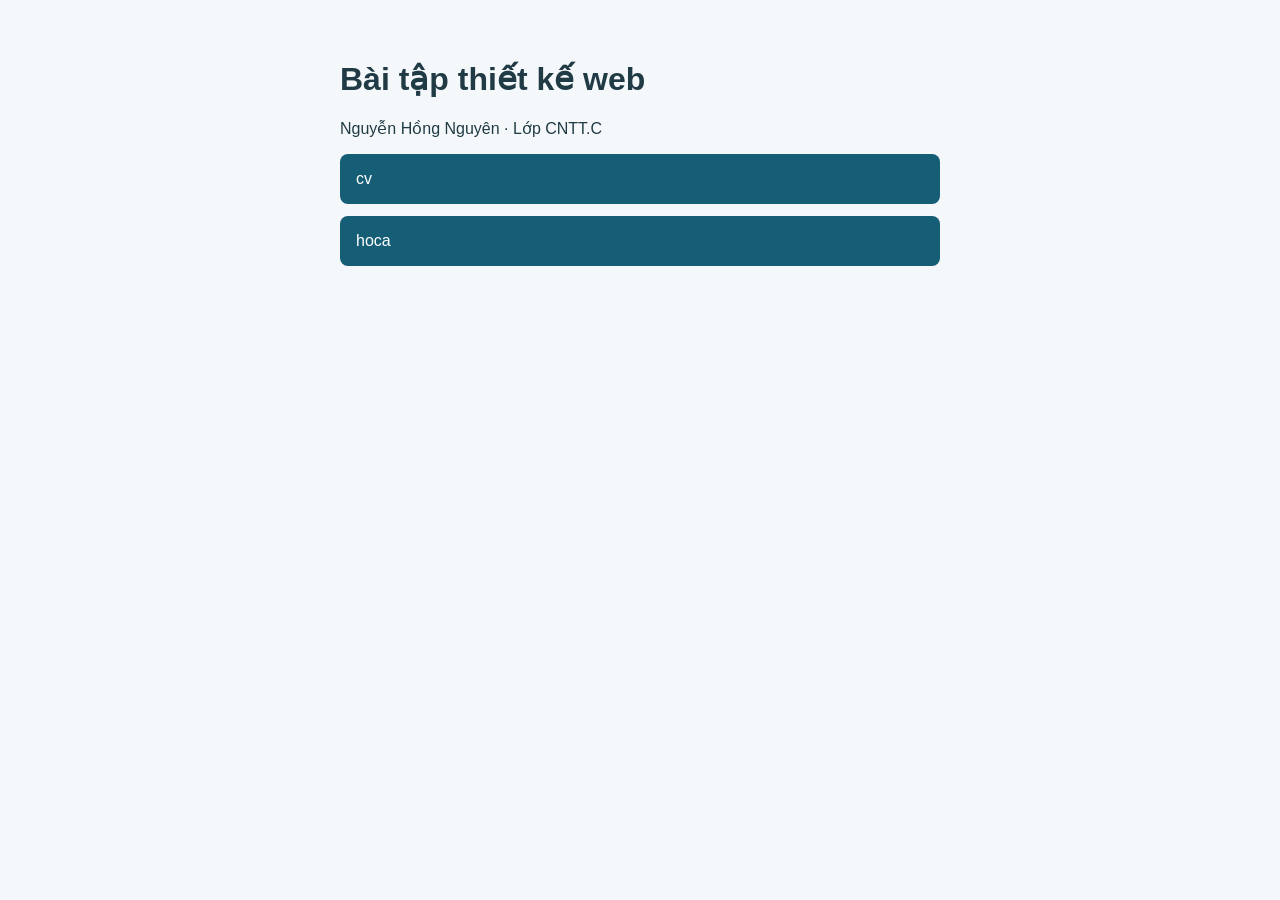
<file: index.html>
<!DOCTYPE html>
<html lang="vi">
<head>
    <meta charset="UTF-8">
    <meta name="viewport" content="width=device-width, initial-scale=1">
    <title>Bài tập thiết kế web | Nguyễn Hồng Nguyên</title>
    <style>
        body {
            max-width: 600px;
            margin: 60px auto;
            padding: 0 20px;
            font-family: Arial, sans-serif;
            background: #f5f8fa;
            color: #203b45;
        }

        nav a {
            display: block;
            margin: 12px 0;
            padding: 16px;
            border-radius: 8px;
            background: #155e75;
            color: white;
            text-decoration: none;
        }

        nav a:hover, nav a:focus {
            background: #0c4659;
            text-decoration: underline;
        }
    </style>
</head>
<body>
    <main>
        <h1>Bài tập thiết kế web</h1>
        <p>Nguyễn Hồng Nguyên · Lớp CNTT.C</p>
        <nav aria-label="Danh sách bài tập">
            <a href="cv nhan/index.html">cv</a>
            <a href="ocean-motion/index.html">hoca</a>
        </nav>
    </main>
</body>
</html>
</file>
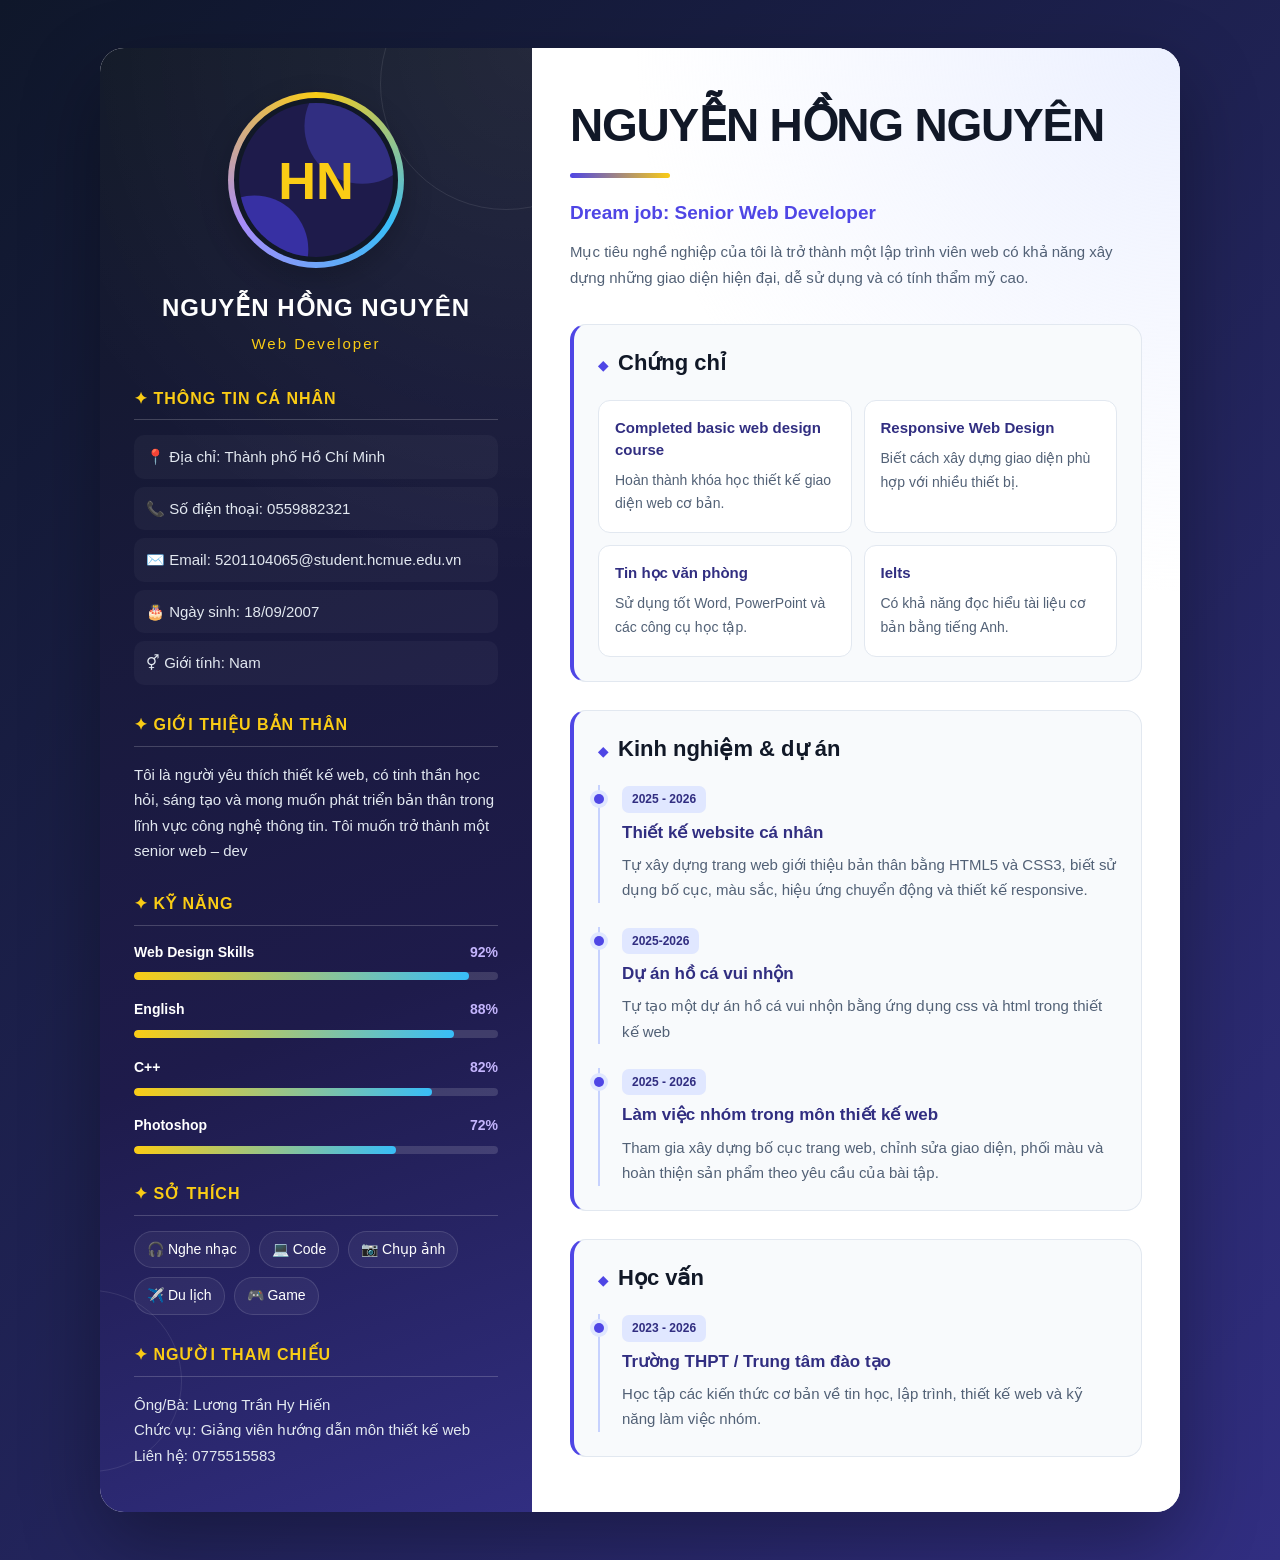
<file: cv nhan/index.html>
<!doctype html>
<html lang="vi">
  <head>
    <meta charset="UTF-8" />
    <meta name="viewport" content="width=device-width, initial-scale=1.0" />
    <title>CV cá nhân</title>
    <link rel="stylesheet" href="style.css" />
  </head>

  <body>
    <main class="cv">
      <aside class="left">
        <div class="avatar-wrap">
          <img src="avatar.svg" alt="Ảnh đại diện mẫu, chữ viết tắt HN" width="176" height="176" />
        </div>

        <div class="mini-name">
          <h2>Nguyễn Hồng Nguyên</h2>
          <p>Web Developer</p>
        </div>

        <section class="section">
          <h3>✦ Thông tin cá nhân</h3>
          <ul class="info-list">
            <li>📍 Địa chỉ: Thành phố Hồ Chí Minh</li>
            <li>📞 Số điện thoại: 0559882321</li>
            <li>✉️ Email: 5201104065@student.hcmue.edu.vn</li>
            <li>🎂 Ngày sinh: 18/09/2007</li>
            <li>⚥ Giới tính: Nam</li>
          </ul>
        </section>

        <section class="section">
          <h3>✦ Giới thiệu bản thân</h3>
          <p>
            Tôi là người yêu thích thiết kế web, có tinh thần học hỏi, sáng tạo
            và mong muốn phát triển bản thân trong lĩnh vực công nghệ thông tin.
            Tôi muốn trở thành một senior web &ndash; dev
          </p>
        </section>

        <section class="section">
          <h3>✦ Kỹ năng</h3>

          <div class="skill">
            <span><b>Web Design Skills</b><b>92%</b></span>
            <div class="bar"><div class="web-design"></div></div>
          </div>

          <div class="skill">
            <span><b>English</b><b>88%</b></span>
            <div class="bar"><div class="english"></div></div>
          </div>

          <div class="skill">
            <span><b>C++</b><b>82%</b></span>
            <div class="bar"><div class="cpp"></div></div>
          </div>

          <div class="skill">
            <span><b>Photoshop</b><b>72%</b></span>
            <div class="bar"><div class="photoshop"></div></div>
          </div>
        </section>

        <section class="section">
          <h3>✦ Sở thích</h3>
          <div class="hobby">
            <span>🎧 Nghe nhạc</span>
            <span>💻 Code</span>
            <span>📷 Chụp ảnh</span>
            <span>✈️ Du lịch</span>
            <span>🎮 Game</span>
          </div>
        </section>

        <section class="section">
          <h3>✦ Người tham chiếu</h3>
          <p>
            Ông/Bà: Lương Trần Hy Hiến<br />
            Chức vụ: Giảng viên hướng dẫn môn thiết kế web<br />
            Liên hệ: 0775515583
          </p>
        </section>
      </aside>

      <section class="right">
        <header class="header">
          <h1>Nguyễn Hồng Nguyên</h1>
          <h2>Dream job: Senior Web Developer</h2>
          <p>
            Mục tiêu nghề nghiệp của tôi là trở thành một lập trình viên web có
            khả năng xây dựng những giao diện hiện đại, dễ sử dụng và có tính
            thẩm mỹ cao.
          </p>
        </header>

        <section class="main-section">
          <h3>Chứng chỉ</h3>

          <div class="certificate-list">
            <div class="certificate">
              <strong>Completed basic web design course</strong>
              <p>Hoàn thành khóa học thiết kế giao diện web cơ bản.</p>
            </div>

            <div class="certificate">
              <strong>Responsive Web Design</strong>
              <p>Biết cách xây dựng giao diện phù hợp với nhiều thiết bị.</p>
            </div>

            <div class="certificate">
              <strong>Tin học văn phòng</strong>
              <p>Sử dụng tốt Word, PowerPoint và các công cụ học tập.</p>
            </div>

            <div class="certificate">
              <strong>Ielts</strong>
              <p>Có khả năng đọc hiểu tài liệu cơ bản bằng tiếng Anh.</p>
            </div>
          </div>
        </section>

        <section class="main-section">
          <h3>Kinh nghiệm &amp; dự án</h3>

          <div class="item">
            <span class="time">2025 - 2026</span>
            <h4>Thiết kế website cá nhân</h4>
            <p>
              Tự xây dựng trang web giới thiệu bản thân bằng HTML5 và CSS3, biết
              sử dụng bố cục, màu sắc, hiệu ứng chuyển động và thiết kế
              responsive.
            </p>
          </div>

          <div class="item">
            <span class="time">2025-2026</span>
            <h4>Dự án hồ cá vui nhộn</h4>
            <p>
              Tự tạo một dự án hồ cá vui nhộn bằng ứng dụng css và html trong
              thiết kế web
            </p>
          </div>

          <div class="item">
            <span class="time">2025 - 2026</span>
            <h4>Làm việc nhóm trong môn thiết kế web</h4>
            <p>
              Tham gia xây dựng bố cục trang web, chỉnh sửa giao diện, phối màu
              và hoàn thiện sản phẩm theo yêu cầu của bài tập.
            </p>
          </div>
        </section>

        <section class="main-section">
          <h3>Học vấn</h3>

          <div class="item">
            <span class="time">2023 - 2026</span>
            <h4>Trường THPT / Trung tâm đào tạo</h4>
            <p>
              Học tập các kiến thức cơ bản về tin học, lập trình, thiết kế web
              và kỹ năng làm việc nhóm.
            </p>
          </div>
        </section>
      </section>
    </main>
  </body>
</html>
</file>
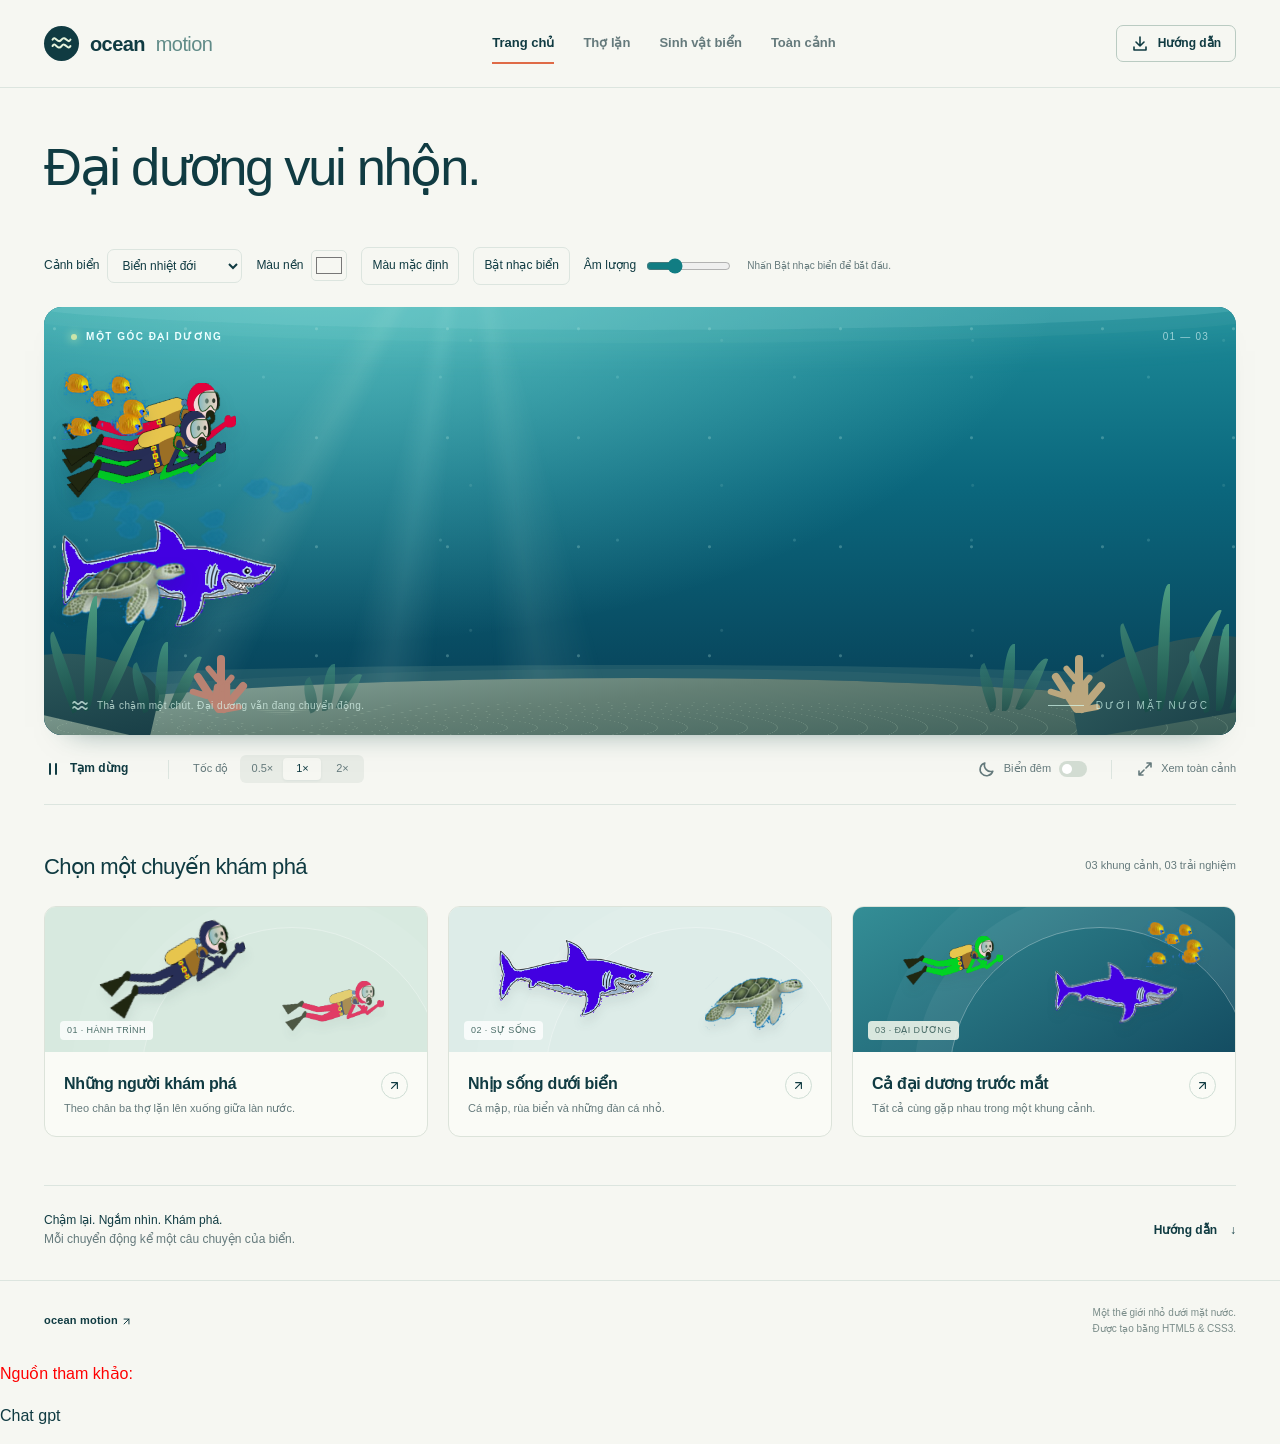
<file: ocean-motion/index.html>
<!doctype html>
<html lang="vi">
  <head>
    <meta charset="UTF-8" />
    <meta name="viewport" content="width=device-width, initial-scale=1.0" />
    <meta
      name="description"
      content="Theo chân những thợ lặn, bơi cùng rùa biển và ngắm đàn cá. Một thế giới nhỏ, luôn chuyển động, ngay trước mắt bạn."
    />
    <meta name="theme-color" content="#103b42" />
    <title>Thế giới dưới mặt nước | Ocean Motion</title>
    <link rel="icon" href="assets/favicon.svg?v=2" type="image/svg+xml" />
    <link rel="stylesheet" href="style.css" />
    <link rel="stylesheet" href="ambience.css" />
  </head>
  <body class="home">
    <a class="skip-link" href="#noi-dung">Đến nội dung chính</a>
    <header class="site-header">
      <div class="wrap header-inner">
        <a class="brand" href="index.html" aria-label="Ocean Motion — Trang chủ"
          ><span class="brand-mark"
            ><svg class="icon" viewBox="0 0 18 18" aria-hidden="true">
              <path
                d="M2 6c2-4 4 4 7 0s5 4 7 0M2 11c2-4 4 4 7 0s5 4 7 0"
              /></svg></span
          >ocean<b>motion</b></a
        >
        <nav class="nav" aria-label="Điều hướng chính">
          <a href="index.html" aria-current="page">Trang chủ</a
          ><a href="tho-lan.html">Thợ lặn</a
          ><a href="sinh-vat-bien.html">Sinh vật biển</a
          ><a href="toan-canh.html">Toàn cảnh</a>
        </nav>
        <a class="header-link" href="HUONG-DAN.md"
          ><svg class="icon" viewBox="0 0 18 18" aria-hidden="true">
            <path d="M9 2v9m-4-4 4 4 4-4M3 12v3h12v-3" />
          </svg>
          Hướng dẫn</a
        >
      </div>
    </header>
    <main id="noi-dung" class="wrap">
      <section class="intro" aria-labelledby="page-title">
        <div>
          <h1 id="page-title">Đại dương vui nhộn.<br /></h1>
        </div>
        <div class="intro-copy"></div>
      </section>
      <section class="ambience" aria-label="Tùy chỉnh đại dương">
        <label
          >Cảnh biển
          <select id="ocean-scene">
            <option value="tropical">Biển nhiệt đới</option>
            <option value="pacific">Thái Bình Dương</option>
            <option value="atlantic">Đại Tây Dương</option>
            <option value="arctic">Bắc Băng Dương</option>
            <option value="reef">Rạn san hô</option>
          </select></label
        >
        <label
          >Màu nền <input id="page-color" type="color" value="#f6f7f2" /></label
        ><button id="reset-color" type="button">Màu mặc định</button>
        <button id="music-toggle" type="button" aria-pressed="false">
          Bật nhạc biển</button
        ><label
          >Âm lượng
          <input
            id="music-volume"
            type="range"
            min="0"
            max="1"
            step="0.05"
            value="0.3"
        /></label>
        <span id="music-status" role="status"
          >Nhạc không lời nhẹ nhàng · Sóng êm</span
        >
        <audio
          id="sea-music"
          src="assets/sea-music.wav"
          autoplay
          loop
          preload="auto"
        ></audio>
      </section>
      <div id="canh-bien">
        <section class="ocean-player" aria-label="Cảnh biển chuyển động">
          <!-- Các input điều khiển cảnh bằng bộ chọn :checked và dấu ~ trong CSS. -->
          <input
            class="control-input"
            type="checkbox"
            id="pause"
            aria-label="Tạm dừng chuyển động"
          />
          <input
            class="control-input"
            type="radio"
            name="speed"
            id="slow"
            aria-label="Tốc độ 0,5 lần"
          />
          <input
            class="control-input"
            type="radio"
            name="speed"
            id="normal"
            aria-label="Tốc độ 1 lần"
            checked
          />
          <input
            class="control-input"
            type="radio"
            name="speed"
            id="fast"
            aria-label="Tốc độ 2 lần"
          />
          <input
            class="control-input"
            type="checkbox"
            id="night"
            aria-label="Bật cảnh biển ban đêm"
          />
          <div class="stage stage--home">
            <div class="sea" aria-hidden="true">
              <div class="rays"></div>
              <div class="water-surface"></div>
            </div>
            <div class="night-wash" aria-hidden="true"></div>
            <div class="stage-top">
              <span class="stage-label"
                ><i class="live-dot"></i>MỘT GÓC ĐẠI DƯƠNG</span
              ><span class="scene-number">01 — 03</span>
            </div>
            <div class="swim-area">
              <div class="lane faint-fish">
                <div class="traveller">
                  <div class="float-body">
                    <img
                      class="sprite"
                      src="assets/faintSchool.webp"
                      alt="Đàn cá xanh ở phía xa"
                      draggable="false"
                    />
                  </div>
                </div>
              </div>
              <div class="lane diver diver-red">
                <div class="traveller">
                  <div class="float-body">
                    <img
                      class="sprite"
                      src="assets/diver2.webp"
                      alt="Thợ lặn mặc đồ đỏ"
                      draggable="false"
                    />
                  </div>
                </div>
              </div>
              <div class="lane diver diver-green">
                <div class="traveller">
                  <div class="float-body">
                    <img
                      class="sprite"
                      src="assets/diver3.webp"
                      alt="Thợ lặn mặc đồ xanh lá"
                      draggable="false"
                    />
                  </div>
                </div>
              </div>
              <div class="lane diver diver-blue">
                <div class="traveller">
                  <div class="float-body">
                    <img
                      class="sprite"
                      src="assets/diver1.webp"
                      alt="Thợ lặn mặc đồ xanh dương"
                      draggable="false"
                    />
                  </div>
                </div>
              </div>
              <div class="lane shark">
                <div class="traveller">
                  <div class="float-body">
                    <img
                      class="sprite"
                      src="assets/shark.webp"
                      alt="Cá mập"
                      draggable="false"
                    />
                  </div>
                </div>
              </div>
              <div class="lane turtle">
                <div class="traveller">
                  <div class="float-body">
                    <img
                      class="sprite"
                      src="assets/turtle.webp"
                      alt="Rùa biển"
                      draggable="false"
                    />
                  </div>
                </div>
              </div>
              <div class="lane gold-fish">
                <div class="traveller">
                  <div class="float-body">
                    <img
                      class="sprite"
                      src="assets/goldFishSchool.webp"
                      alt="Đàn cá vàng"
                      draggable="false"
                    />
                  </div>
                </div>
              </div>
            </div>
            <div class="scenery" aria-hidden="true">
              <div class="sea-floor"></div>
              <div class="sand-ripple"></div>
              <div class="rock one"></div>
              <div class="rock two"></div>
              <div class="seaweed" style="--x: 1%; --h: 115px; --opacity: 1">
                <i></i><i></i><i></i>
              </div>
              <div class="seaweed" style="--x: 7%; --h: 69px; --opacity: 0.8">
                <i></i><i></i><i></i>
              </div>
              <div class="seaweed" style="--x: 21%; --h: 47px; --opacity: 0.55">
                <i></i><i></i><i></i>
              </div>
              <div class="seaweed" style="--x: 78%; --h: 67px; --opacity: 0.7">
                <i></i><i></i><i></i>
              </div>
              <div class="seaweed" style="--x: 91%; --h: 127px; --opacity: 1">
                <i></i><i></i><i></i>
              </div>
              <div class="seaweed" style="--x: 96%; --h: 87px; --opacity: 0.9">
                <i></i><i></i><i></i>
              </div>
              <div class="coral" style="--x: 12%; --coral: #b98272">
                <i></i><i></i><i></i>
              </div>
              <div class="coral" style="--x: 84%; --coral: #bba77e">
                <i></i><i></i><i></i>
              </div>
              <i
                class="bubble"
                style="--x: 7%; --s: 7px; --t: 12s; --delay: -2s"
              ></i
              ><i
                class="bubble"
                style="--x: 15%; --s: 5px; --t: 15s; --delay: -8s"
              ></i
              ><i
                class="bubble"
                style="--x: 24%; --s: 8px; --t: 11s; --delay: -5s"
              ></i
              ><i
                class="bubble"
                style="--x: 31%; --s: 4px; --t: 16s; --delay: -13s"
              ></i
              ><i
                class="bubble"
                style="--x: 42%; --s: 9px; --t: 14s; --delay: -6s"
              ></i
              ><i
                class="bubble"
                style="--x: 49%; --s: 4px; --t: 13s; --delay: -10s"
              ></i
              ><i
                class="bubble"
                style="--x: 58%; --s: 7px; --t: 17s; --delay: -1s"
              ></i
              ><i
                class="bubble"
                style="--x: 64%; --s: 5px; --t: 12s; --delay: -8s"
              ></i
              ><i
                class="bubble"
                style="--x: 75%; --s: 10px; --t: 18s; --delay: -14s"
              ></i
              ><i
                class="bubble"
                style="--x: 82%; --s: 5px; --t: 13s; --delay: -4s"
              ></i
              ><i
                class="bubble"
                style="--x: 89%; --s: 8px; --t: 15s; --delay: -11s"
              ></i
              ><i
                class="bubble"
                style="--x: 94%; --s: 4px; --t: 12s; --delay: -7s"
              ></i>
            </div>
            <div class="stage-bottom">
              <span class="scene-caption"
                ><svg class="icon" viewBox="0 0 18 18" aria-hidden="true">
                  <path
                    d="M2 6c2-4 4 4 7 0s5 4 7 0M2 11c2-4 4 4 7 0s5 4 7 0"
                  /></svg
                >Thả chậm một chút. Đại dương vẫn đang chuyển động.</span
              ><span class="depth">DƯỚI MẶT NƯỚC</span>
            </div>
          </div>
          <div class="player-toolbar">
            <div class="toolbar-left">
              <label class="control-label pause-control" for="pause"
                ><span class="pause-icon"
                  ><svg class="icon" viewBox="0 0 18 18" aria-hidden="true">
                    <path d="M6 4v10M12 4v10" stroke-width="2" /></svg></span
                ><span class="play-icon"
                  ><svg class="icon" viewBox="0 0 18 18" aria-hidden="true">
                    <path d="m6 3 8 6-8 6Z" /></svg></span
                ><span class="pause-word">Tạm dừng</span
                ><span class="resume-word">Tiếp tục</span></label
              >
              <span class="toolbar-divider" aria-hidden="true"></span>
              <div class="speed-controls">
                <span>Tốc độ</span>
                <div
                  class="speed-options"
                  role="group"
                  aria-label="Chọn tốc độ"
                >
                  <label for="slow">0.5×</label><label for="normal">1×</label
                  ><label for="fast">2×</label>
                </div>
              </div>
            </div>
            <div class="toolbar-right">
              <label class="control-label theme-control" for="night"
                ><svg class="icon" viewBox="0 0 18 18" aria-hidden="true">
                  <path
                    d="M14.8 11.2A6.4 6.4 0 0 1 6.8 3a6.5 6.5 0 1 0 8 8.2Z"
                  /></svg
                ><span class="theme-word">Biển đêm</span
                ><span class="switch" aria-hidden="true"></span></label
              ><span class="toolbar-divider" aria-hidden="true"></span
              ><a class="expand-link" href="toan-canh.html"
                ><svg class="icon" viewBox="0 0 18 18" aria-hidden="true">
                  <path d="M11 3h4v4M7 15H3v-4M15 3l-5 5M3 15l5-5" /></svg
                ><span>Xem toàn cảnh</span></a
              >
            </div>
          </div>
          <p class="motion-notice">
            <svg class="icon" viewBox="0 0 18 18" aria-hidden="true">
              <circle cx="9" cy="9" r="6.5" />
              <path d="M9 8v4m0-6h.01" />
            </svg>
            Cảnh đang đứng yên theo cài đặt giảm chuyển động của thiết bị. Tắt
            “Giảm chuyển động” trong cài đặt thiết bị để xem hoạt ảnh.
          </p>
        </section>
      </div>
      <section class="explore" id="kham-pha" aria-labelledby="explore-title">
        <div class="section-heading">
          <h2 id="explore-title">Chọn một chuyến khám phá</h2>
          <span>03 khung cảnh, 03 trải nghiệm</span>
        </div>
        <div class="scene-cards">
          <a class="scene-card" href="tho-lan.html"
            ><div class="card-art divers-art" aria-hidden="true">
              <img src="assets/diver1.webp" alt="" /><img
                src="assets/diver2.webp"
                alt=""
              /><span class="card-tag">01 · HÀNH TRÌNH</span>
            </div>
            <div class="card-body">
              <div class="card-title">
                <h3>Những người khám phá</h3>
                <span aria-hidden="true"
                  ><svg class="icon" viewBox="0 0 18 18">
                    <path d="M5 13 13 5M5 5h8v8" /></svg
                ></span>
              </div>
              <p>Theo chân ba thợ lặn lên xuống giữa làn nước.</p>
            </div></a
          >
          <a class="scene-card" href="sinh-vat-bien.html"
            ><div class="card-art animals-art" aria-hidden="true">
              <img src="assets/shark.webp" alt="" /><img
                src="assets/turtle.webp"
                alt=""
              /><span class="card-tag">02 · SỰ SỐNG</span>
            </div>
            <div class="card-body">
              <div class="card-title">
                <h3>Nhịp sống dưới biển</h3>
                <span aria-hidden="true"
                  ><svg class="icon" viewBox="0 0 18 18">
                    <path d="M5 13 13 5M5 5h8v8" /></svg
                ></span>
              </div>
              <p>Cá mập, rùa biển và những đàn cá nhỏ.</p>
            </div></a
          >
          <a class="scene-card" href="toan-canh.html"
            ><div class="card-art panorama-art" aria-hidden="true">
              <img src="assets/diver3.webp" alt="" /><img
                src="assets/shark.webp"
                alt=""
              /><img src="assets/goldFishSchool.webp" alt="" /><span
                class="card-tag"
                >03 · ĐẠI DƯƠNG</span
              >
            </div>
            <div class="card-body">
              <div class="card-title">
                <h3>Cả đại dương trước mắt</h3>
                <span aria-hidden="true"
                  ><svg class="icon" viewBox="0 0 18 18">
                    <path d="M5 13 13 5M5 5h8v8" /></svg
                ></span>
              </div>
              <p>Tất cả cùng gặp nhau trong một khung cảnh.</p>
            </div></a
          >
        </div>
      </section>
      <div class="closing-line">
        <p>
          <strong>Chậm lại. Ngắm nhìn. Khám phá.</strong><br />Mỗi chuyển động
          kể một câu chuyện của biển.
        </p>
        <a class="text-link" href="HUONG-DAN.md"
          >Hướng dẫn <span aria-hidden="true">↓</span></a
        >
      </div>
    </main>
    <footer class="footer">
      <div class="wrap footer-inner">
        <a class="footer-brand" href="index.html"
          >ocean motion
          <span aria-hidden="true"
            ><svg class="icon" viewBox="0 0 18 18">
              <path d="M5 13 13 5M5 5h8v8" /></svg></span></a
        ><span class="footer-note"
          >Một thế giới nhỏ dưới mặt nước.<br />Được tạo bằng HTML5 &amp;
          CSS3.</span
        >
      </div>
    </footer>
    <p style="color: red";>Nguồn tham khảo:<div><a href="https://chatgpt.com/"> Chat gpt</a></div></p>
    <script src="ambience.js" defer></script>
  </body>
</html>
</file>
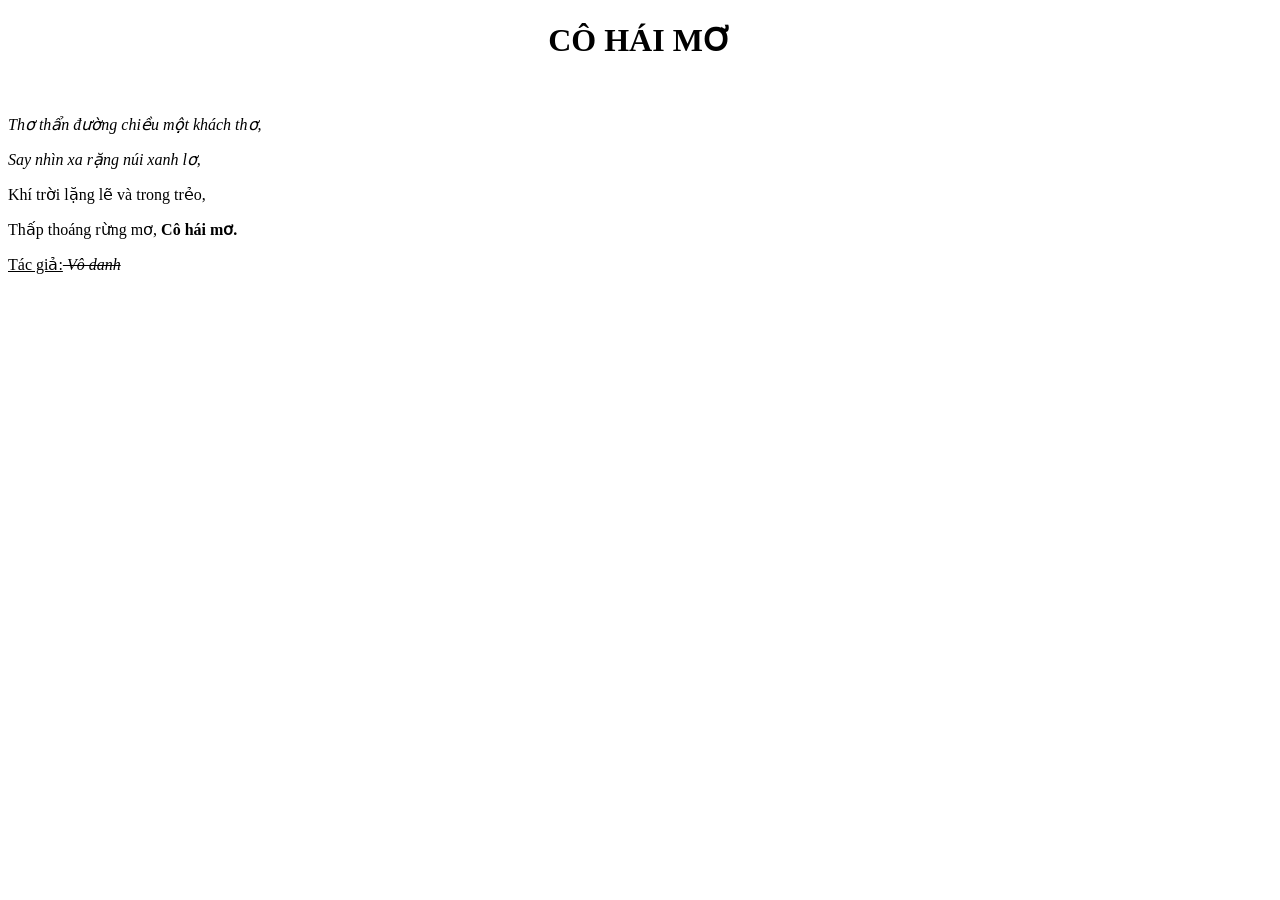
<file: bai2.html>
<!doctype html>
<html lang="vi">
  <head>
    <meta charset="UTF-8" />
    <meta name="viewport" content="width=device-width, initial-scale=1.0" />
    <title>Định dạng tổng hợp</title>
  </head>
  <body>
    <h1 style="text-align: center"><strong>CÔ HÁI MƠ</strong></h1>
    <br />
    <p><i>Thơ thẩn đường chiều một khách thơ,</i></p>
    <p><i>Say nhìn xa rặng núi xanh lơ,</i></p>
    <p>Khí trời lặng lẽ và trong trẻo,</p>
    <p>Thấp thoáng rừng mơ, <b>Cô hái mơ.</b></p>
    <p>
      <u>Tác giả:</u><del><i> Vô danh</i></del>
    </p>
  </body>
</html>
</file>
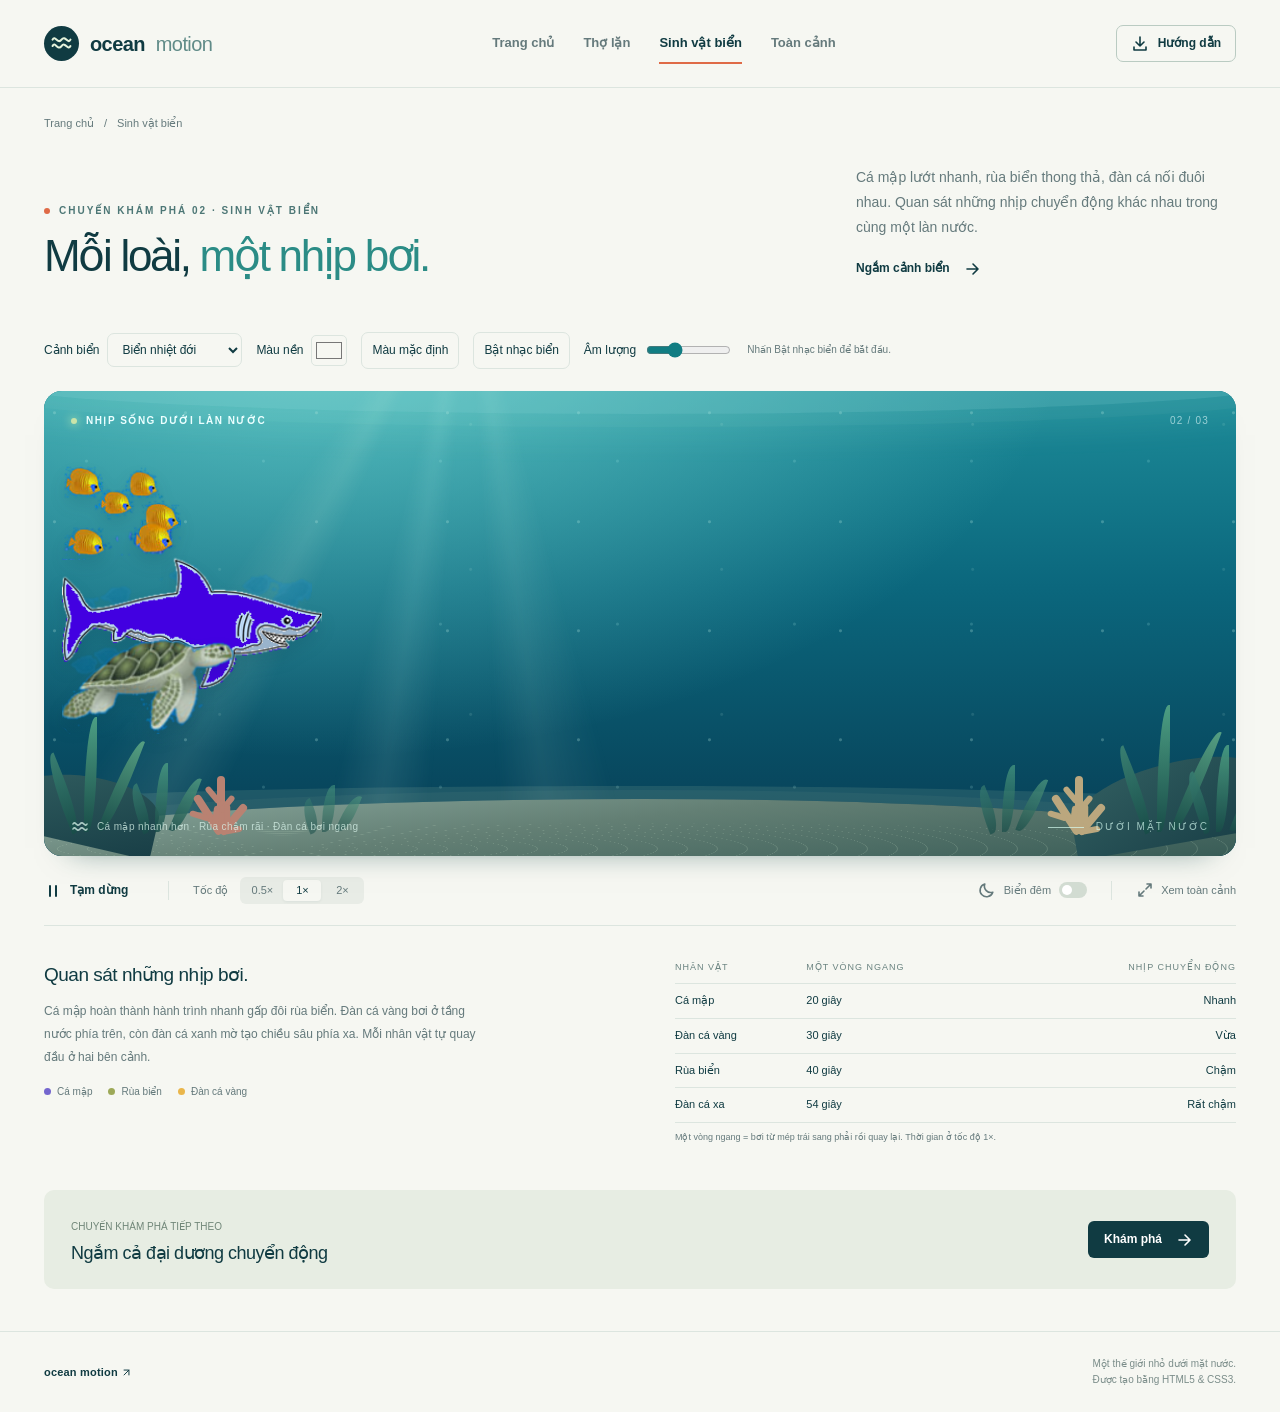
<file: ocean-motion/sinh-vat-bien.html>
<!DOCTYPE html>
<html lang="vi">
<head>
  <meta charset="UTF-8">
  <meta name="viewport" content="width=device-width, initial-scale=1.0">
  <meta name="description" content="Cá mập lướt nhanh, rùa biển thong thả, đàn cá nối đuôi nhau. Quan sát những nhịp chuyển động khác nhau trong cùng một làn nước.">
  <meta name="theme-color" content="#103b42">
  <title>Nhịp sống của sinh vật biển | Ocean Motion</title>
  <link rel="icon" href="assets/favicon.svg?v=2" type="image/svg+xml">
  <link rel="stylesheet" href="style.css">
<link rel="stylesheet" href="ambience.css">
</head>
<body class="subpage">
  <a class="skip-link" href="#noi-dung">Đến nội dung chính</a>
    <header class="site-header"><div class="wrap header-inner">
      <a class="brand" href="index.html" aria-label="Ocean Motion — Trang chủ"><span class="brand-mark"><svg class="icon" viewBox="0 0 18 18" aria-hidden="true"><path d="M2 6c2-4 4 4 7 0s5 4 7 0M2 11c2-4 4 4 7 0s5 4 7 0"/></svg></span>ocean<b>motion</b></a>
      <nav class="nav" aria-label="Điều hướng chính"><a href="index.html">Trang chủ</a><a href="tho-lan.html">Thợ lặn</a><a href="sinh-vat-bien.html" aria-current="page">Sinh vật biển</a><a href="toan-canh.html">Toàn cảnh</a></nav>
      <a class="header-link" href="HUONG-DAN.md"><svg class="icon" viewBox="0 0 18 18" aria-hidden="true"><path d="M9 2v9m-4-4 4 4 4-4M3 12v3h12v-3"/></svg> Hướng dẫn</a>
    </div></header>
  <main id="noi-dung" class="wrap">
    <div class="breadcrumb"><a href="index.html">Trang chủ</a><span aria-hidden="true">/</span><span>Sinh vật biển</span></div>
    <section class="intro" aria-labelledby="page-title"><div><p class="eyebrow">Chuyến khám phá 02 · Sinh vật biển</p><h1 id="page-title">Mỗi loài, <em>một nhịp bơi.</em></h1></div><div class="intro-copy"><p>Cá mập lướt nhanh, rùa biển thong thả, đàn cá nối đuôi nhau. Quan sát những nhịp chuyển động khác nhau trong cùng một làn nước.</p><a class="text-link" href="#canh-bien">Ngắm cảnh biển <svg class="icon" viewBox="0 0 18 18" aria-hidden="true"><path d="M4 9h10M10 4l5 5-5 5"/></svg></a></div></section>
    <section class="ambience" aria-label="Tùy chỉnh đại dương">
<label>Cảnh biển <select id="ocean-scene"><option value="tropical">Biển nhiệt đới</option><option value="pacific">Thái Bình Dương</option><option value="atlantic">Đại Tây Dương</option><option value="arctic">Bắc Băng Dương</option><option value="reef">Rạn san hô</option></select></label>
<label>Màu nền <input id="page-color" type="color" value="#f6f7f2"></label><button id="reset-color" type="button">Màu mặc định</button>
<button id="music-toggle" type="button" aria-pressed="false">Bật nhạc biển</button><label>Âm lượng <input id="music-volume" type="range" min="0" max="1" step="0.05" value="0.3"></label>
<span id="music-status" role="status">Nhạc không lời nhẹ nhàng · Sóng êm</span>
<audio id="sea-music" src="assets/sea-music.wav" autoplay loop preload="auto"></audio></section><div id="canh-bien"><section class="ocean-player" aria-label="Cảnh biển chuyển động">
      <!-- Các input điều khiển cảnh bằng bộ chọn :checked và dấu ~ trong CSS. -->
      <input class="control-input" type="checkbox" id="pause" aria-label="Tạm dừng chuyển động">
      <input class="control-input" type="radio" name="speed" id="slow" aria-label="Tốc độ 0,5 lần">
      <input class="control-input" type="radio" name="speed" id="normal" aria-label="Tốc độ 1 lần" checked>
      <input class="control-input" type="radio" name="speed" id="fast" aria-label="Tốc độ 2 lần">
      <input class="control-input" type="checkbox" id="night" aria-label="Bật cảnh biển ban đêm">
      <div class="stage stage--animals">
        <div class="sea" aria-hidden="true"><div class="rays"></div><div class="water-surface"></div></div>
        <div class="night-wash" aria-hidden="true"></div>
        <div class="stage-top"><span class="stage-label"><i class="live-dot"></i>NHỊP SỐNG DƯỚI LÀN NƯỚC</span><span class="scene-number">02 / 03</span></div>
        <div class="swim-area"><div class="lane faint-fish"><div class="traveller"><div class="float-body"><img class="sprite" src="assets/faintSchool.webp" alt="Đàn cá xanh ở phía xa" draggable="false"></div></div></div><div class="lane shark"><div class="traveller"><div class="float-body"><img class="sprite" src="assets/shark.webp" alt="Cá mập" draggable="false"></div></div></div><div class="lane turtle"><div class="traveller"><div class="float-body"><img class="sprite" src="assets/turtle.webp" alt="Rùa biển" draggable="false"></div></div></div><div class="lane gold-fish"><div class="traveller"><div class="float-body"><img class="sprite" src="assets/goldFishSchool.webp" alt="Đàn cá vàng" draggable="false"></div></div></div></div>
        <div class="scenery" aria-hidden="true"><div class="sea-floor"></div><div class="sand-ripple"></div><div class="rock one"></div><div class="rock two"></div><div class="seaweed" style="--x:1%;--h:115px;--opacity:1"><i></i><i></i><i></i></div><div class="seaweed" style="--x:7%;--h:69px;--opacity:0.8"><i></i><i></i><i></i></div><div class="seaweed" style="--x:21%;--h:47px;--opacity:0.55"><i></i><i></i><i></i></div><div class="seaweed" style="--x:78%;--h:67px;--opacity:0.7"><i></i><i></i><i></i></div><div class="seaweed" style="--x:91%;--h:127px;--opacity:1"><i></i><i></i><i></i></div><div class="seaweed" style="--x:96%;--h:87px;--opacity:0.9"><i></i><i></i><i></i></div><div class="coral" style="--x:12%;--coral:#b98272"><i></i><i></i><i></i></div><div class="coral" style="--x:84%;--coral:#bba77e"><i></i><i></i><i></i></div><i class="bubble" style="--x:7%;--s:7px;--t:12s;--delay:-2s"></i><i class="bubble" style="--x:15%;--s:5px;--t:15s;--delay:-8s"></i><i class="bubble" style="--x:24%;--s:8px;--t:11s;--delay:-5s"></i><i class="bubble" style="--x:31%;--s:4px;--t:16s;--delay:-13s"></i><i class="bubble" style="--x:42%;--s:9px;--t:14s;--delay:-6s"></i><i class="bubble" style="--x:49%;--s:4px;--t:13s;--delay:-10s"></i><i class="bubble" style="--x:58%;--s:7px;--t:17s;--delay:-1s"></i><i class="bubble" style="--x:64%;--s:5px;--t:12s;--delay:-8s"></i><i class="bubble" style="--x:75%;--s:10px;--t:18s;--delay:-14s"></i><i class="bubble" style="--x:82%;--s:5px;--t:13s;--delay:-4s"></i><i class="bubble" style="--x:89%;--s:8px;--t:15s;--delay:-11s"></i><i class="bubble" style="--x:94%;--s:4px;--t:12s;--delay:-7s"></i></div>
        <div class="stage-bottom"><span class="scene-caption"><svg class="icon" viewBox="0 0 18 18" aria-hidden="true"><path d="M2 6c2-4 4 4 7 0s5 4 7 0M2 11c2-4 4 4 7 0s5 4 7 0"/></svg>Cá mập nhanh hơn · Rùa chậm rãi · Đàn cá bơi ngang</span><span class="depth">DƯỚI MẶT NƯỚC</span></div>
      </div>
      <div class="player-toolbar">
        <div class="toolbar-left">
          <label class="control-label pause-control" for="pause"><span class="pause-icon"><svg class="icon" viewBox="0 0 18 18" aria-hidden="true"><path d="M6 4v10M12 4v10" stroke-width="2"/></svg></span><span class="play-icon"><svg class="icon" viewBox="0 0 18 18" aria-hidden="true"><path d="m6 3 8 6-8 6Z"/></svg></span><span class="pause-word">Tạm dừng</span><span class="resume-word">Tiếp tục</span></label>
          <span class="toolbar-divider" aria-hidden="true"></span>
          <div class="speed-controls"><span>Tốc độ</span><div class="speed-options" role="group" aria-label="Chọn tốc độ"><label for="slow">0.5×</label><label for="normal">1×</label><label for="fast">2×</label></div></div>
        </div>
        <div class="toolbar-right"><label class="control-label theme-control" for="night"><svg class="icon" viewBox="0 0 18 18" aria-hidden="true"><path d="M14.8 11.2A6.4 6.4 0 0 1 6.8 3a6.5 6.5 0 1 0 8 8.2Z"/></svg><span class="theme-word">Biển đêm</span><span class="switch" aria-hidden="true"></span></label><span class="toolbar-divider" aria-hidden="true"></span><a class="expand-link" href="toan-canh.html"><svg class="icon" viewBox="0 0 18 18" aria-hidden="true"><path d="M11 3h4v4M7 15H3v-4M15 3l-5 5M3 15l5-5"/></svg><span>Xem toàn cảnh</span></a></div>
      </div>
      <p class="motion-notice"><svg class="icon" viewBox="0 0 18 18" aria-hidden="true"><circle cx="9" cy="9" r="6.5"/><path d="M9 8v4m0-6h.01"/></svg> Cảnh đang đứng yên theo cài đặt giảm chuyển động của thiết bị. Tắt “Giảm chuyển động” trong cài đặt thiết bị để xem hoạt ảnh.</p>
    </section></div>
    <section class="scene-information" aria-labelledby="info-title"><div><h2 class="info-heading" id="info-title">Quan sát những nhịp bơi.</h2><p class="info-copy">Cá mập hoàn thành hành trình nhanh gấp đôi rùa biển. Đàn cá vàng bơi ở tầng nước phía trên, còn đàn cá xanh mờ tạo chiều sâu phía xa. Mỗi nhân vật tự quay đầu ở hai bên cảnh.</p><div class="legend"><span><i style="--dot:#7466ce"></i>Cá mập</span><span><i style="--dot:#9da958"></i>Rùa biển</span><span><i style="--dot:#eab64b"></i>Đàn cá vàng</span></div></div><div><table class="timings"><caption class="control-input">Thời gian chuyển động ở tốc độ 1 lần</caption><thead><tr><th>Nhân vật</th><th>Một vòng ngang</th><th>Nhịp chuyển động</th></tr></thead><tbody><tr><td>Cá mập</td><td>20 giây</td><td>Nhanh</td></tr><tr><td>Đàn cá vàng</td><td>30 giây</td><td>Vừa</td></tr><tr><td>Rùa biển</td><td>40 giây</td><td>Chậm</td></tr><tr><td>Đàn cá xa</td><td>54 giây</td><td>Rất chậm</td></tr></tbody></table><p class="table-note">Một vòng ngang = bơi từ mép trái sang phải rồi quay lại. Thời gian ở tốc độ 1×.</p></div></section>
    <aside class="next-scene"><div><span>CHUYẾN KHÁM PHÁ TIẾP THEO</span><h2>Ngắm cả đại dương chuyển động</h2></div><a class="text-link" href="toan-canh.html">Khám phá <svg class="icon" viewBox="0 0 18 18" aria-hidden="true"><path d="M4 9h10M10 4l5 5-5 5"/></svg></a></aside>
  </main>
  <footer class="footer"><div class="wrap footer-inner"><a class="footer-brand" href="index.html">ocean motion <span aria-hidden="true"><svg class="icon" viewBox="0 0 18 18"><path d="M5 13 13 5M5 5h8v8"/></svg></span></a><span class="footer-note">Một thế giới nhỏ dưới mặt nước.<br>Được tạo bằng HTML5 &amp; CSS3.</span></div></footer>
<script src="ambience.js" defer></script>
</body>
</html>
</file>
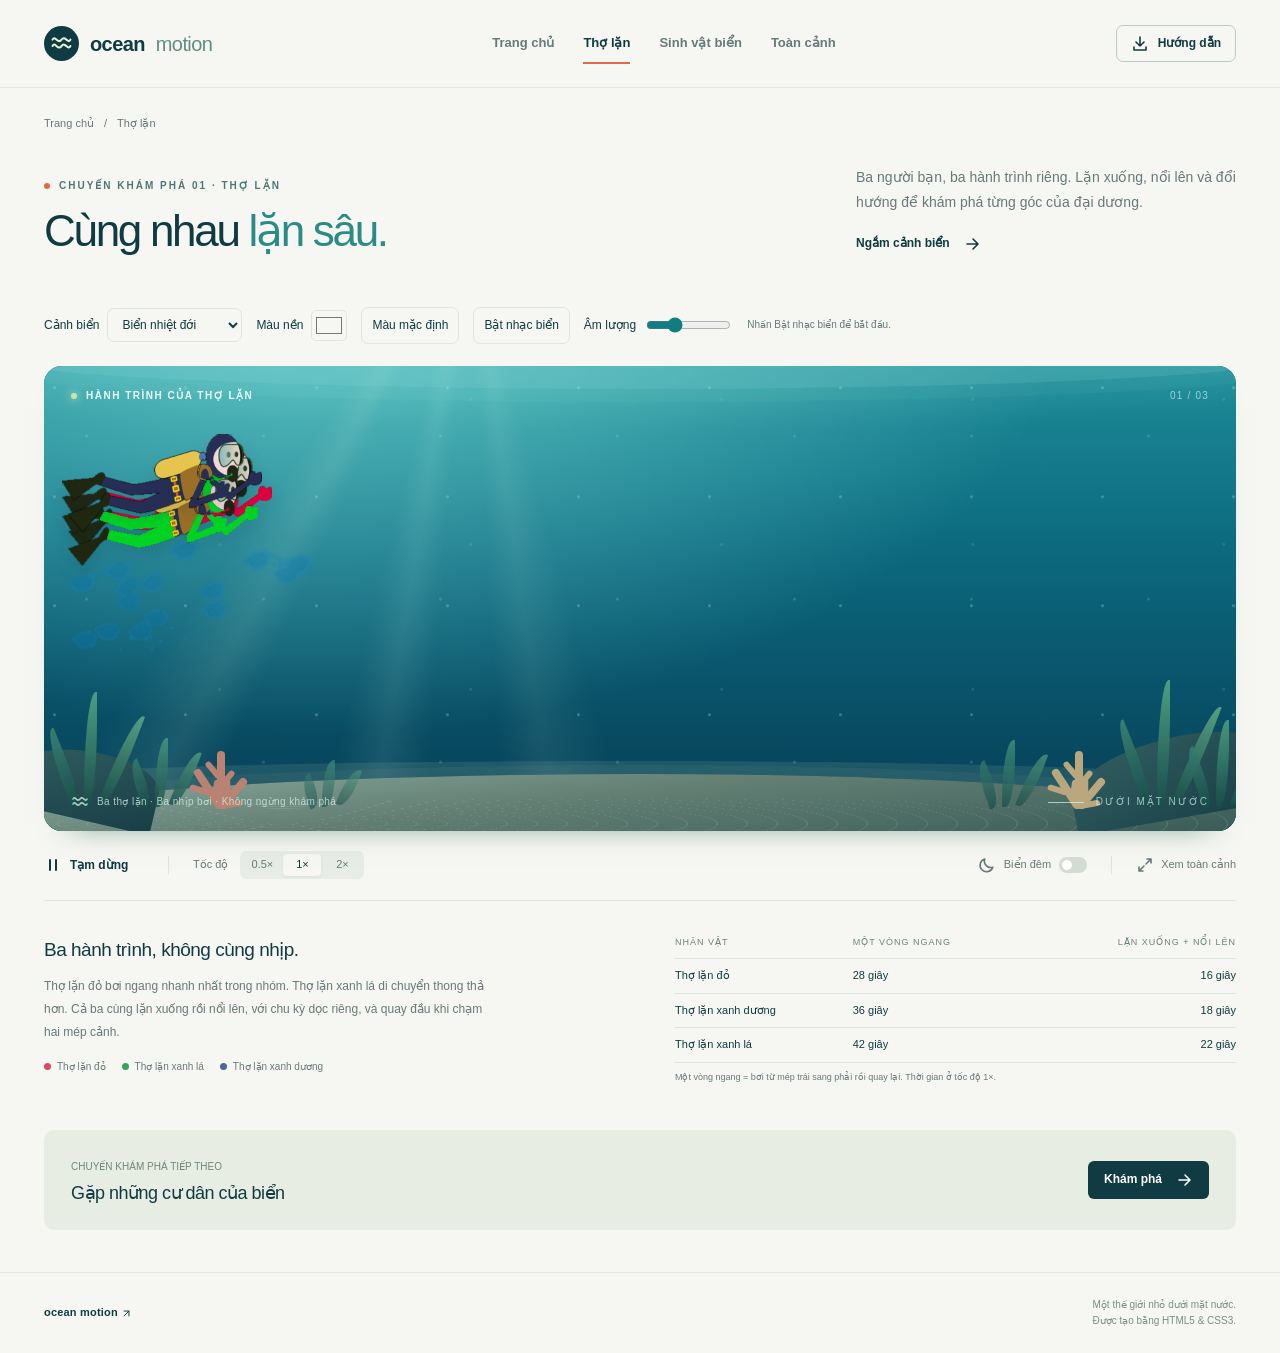
<file: ocean-motion/tho-lan.html>
<!DOCTYPE html>
<html lang="vi">
<head>
  <meta charset="UTF-8">
  <meta name="viewport" content="width=device-width, initial-scale=1.0">
  <meta name="description" content="Ba người bạn, ba hành trình riêng. Lặn xuống, nổi lên và đổi hướng để khám phá từng góc của đại dương.">
  <meta name="theme-color" content="#103b42">
  <title>Hành trình của những thợ lặn | Ocean Motion</title>
  <link rel="icon" href="assets/favicon.svg?v=2" type="image/svg+xml">
  <link rel="stylesheet" href="style.css">
<link rel="stylesheet" href="ambience.css">
</head>
<body class="subpage">
  <a class="skip-link" href="#noi-dung">Đến nội dung chính</a>
    <header class="site-header"><div class="wrap header-inner">
      <a class="brand" href="index.html" aria-label="Ocean Motion — Trang chủ"><span class="brand-mark"><svg class="icon" viewBox="0 0 18 18" aria-hidden="true"><path d="M2 6c2-4 4 4 7 0s5 4 7 0M2 11c2-4 4 4 7 0s5 4 7 0"/></svg></span>ocean<b>motion</b></a>
      <nav class="nav" aria-label="Điều hướng chính"><a href="index.html">Trang chủ</a><a href="tho-lan.html" aria-current="page">Thợ lặn</a><a href="sinh-vat-bien.html">Sinh vật biển</a><a href="toan-canh.html">Toàn cảnh</a></nav>
      <a class="header-link" href="HUONG-DAN.md"><svg class="icon" viewBox="0 0 18 18" aria-hidden="true"><path d="M9 2v9m-4-4 4 4 4-4M3 12v3h12v-3"/></svg> Hướng dẫn</a>
    </div></header>
  <main id="noi-dung" class="wrap">
    <div class="breadcrumb"><a href="index.html">Trang chủ</a><span aria-hidden="true">/</span><span>Thợ lặn</span></div>
    <section class="intro" aria-labelledby="page-title"><div><p class="eyebrow">Chuyến khám phá 01 · Thợ lặn</p><h1 id="page-title">Cùng nhau <em>lặn sâu.</em></h1></div><div class="intro-copy"><p>Ba người bạn, ba hành trình riêng. Lặn xuống, nổi lên và đổi hướng để khám phá từng góc của đại dương.</p><a class="text-link" href="#canh-bien">Ngắm cảnh biển <svg class="icon" viewBox="0 0 18 18" aria-hidden="true"><path d="M4 9h10M10 4l5 5-5 5"/></svg></a></div></section>
    <section class="ambience" aria-label="Tùy chỉnh đại dương">
<label>Cảnh biển <select id="ocean-scene"><option value="tropical">Biển nhiệt đới</option><option value="pacific">Thái Bình Dương</option><option value="atlantic">Đại Tây Dương</option><option value="arctic">Bắc Băng Dương</option><option value="reef">Rạn san hô</option></select></label>
<label>Màu nền <input id="page-color" type="color" value="#f6f7f2"></label><button id="reset-color" type="button">Màu mặc định</button>
<button id="music-toggle" type="button" aria-pressed="false">Bật nhạc biển</button><label>Âm lượng <input id="music-volume" type="range" min="0" max="1" step="0.05" value="0.3"></label>
<span id="music-status" role="status">Nhạc không lời nhẹ nhàng · Sóng êm</span>
<audio id="sea-music" src="assets/sea-music.wav" autoplay loop preload="auto"></audio></section><div id="canh-bien"><section class="ocean-player" aria-label="Cảnh biển chuyển động">
      <!-- Các input điều khiển cảnh bằng bộ chọn :checked và dấu ~ trong CSS. -->
      <input class="control-input" type="checkbox" id="pause" aria-label="Tạm dừng chuyển động">
      <input class="control-input" type="radio" name="speed" id="slow" aria-label="Tốc độ 0,5 lần">
      <input class="control-input" type="radio" name="speed" id="normal" aria-label="Tốc độ 1 lần" checked>
      <input class="control-input" type="radio" name="speed" id="fast" aria-label="Tốc độ 2 lần">
      <input class="control-input" type="checkbox" id="night" aria-label="Bật cảnh biển ban đêm">
      <div class="stage stage--divers">
        <div class="sea" aria-hidden="true"><div class="rays"></div><div class="water-surface"></div></div>
        <div class="night-wash" aria-hidden="true"></div>
        <div class="stage-top"><span class="stage-label"><i class="live-dot"></i>HÀNH TRÌNH CỦA THỢ LẶN</span><span class="scene-number">01 / 03</span></div>
        <div class="swim-area"><div class="lane faint-fish"><div class="traveller"><div class="float-body"><img class="sprite" src="assets/faintSchool.webp" alt="Đàn cá xanh ở phía xa" draggable="false"></div></div></div><div class="lane diver diver-red"><div class="traveller"><div class="float-body"><img class="sprite" src="assets/diver2.webp" alt="Thợ lặn mặc đồ đỏ" draggable="false"></div></div></div><div class="lane diver diver-green"><div class="traveller"><div class="float-body"><img class="sprite" src="assets/diver3.webp" alt="Thợ lặn mặc đồ xanh lá" draggable="false"></div></div></div><div class="lane diver diver-blue"><div class="traveller"><div class="float-body"><img class="sprite" src="assets/diver1.webp" alt="Thợ lặn mặc đồ xanh dương" draggable="false"></div></div></div></div>
        <div class="scenery" aria-hidden="true"><div class="sea-floor"></div><div class="sand-ripple"></div><div class="rock one"></div><div class="rock two"></div><div class="seaweed" style="--x:1%;--h:115px;--opacity:1"><i></i><i></i><i></i></div><div class="seaweed" style="--x:7%;--h:69px;--opacity:0.8"><i></i><i></i><i></i></div><div class="seaweed" style="--x:21%;--h:47px;--opacity:0.55"><i></i><i></i><i></i></div><div class="seaweed" style="--x:78%;--h:67px;--opacity:0.7"><i></i><i></i><i></i></div><div class="seaweed" style="--x:91%;--h:127px;--opacity:1"><i></i><i></i><i></i></div><div class="seaweed" style="--x:96%;--h:87px;--opacity:0.9"><i></i><i></i><i></i></div><div class="coral" style="--x:12%;--coral:#b98272"><i></i><i></i><i></i></div><div class="coral" style="--x:84%;--coral:#bba77e"><i></i><i></i><i></i></div><i class="bubble" style="--x:7%;--s:7px;--t:12s;--delay:-2s"></i><i class="bubble" style="--x:15%;--s:5px;--t:15s;--delay:-8s"></i><i class="bubble" style="--x:24%;--s:8px;--t:11s;--delay:-5s"></i><i class="bubble" style="--x:31%;--s:4px;--t:16s;--delay:-13s"></i><i class="bubble" style="--x:42%;--s:9px;--t:14s;--delay:-6s"></i><i class="bubble" style="--x:49%;--s:4px;--t:13s;--delay:-10s"></i><i class="bubble" style="--x:58%;--s:7px;--t:17s;--delay:-1s"></i><i class="bubble" style="--x:64%;--s:5px;--t:12s;--delay:-8s"></i><i class="bubble" style="--x:75%;--s:10px;--t:18s;--delay:-14s"></i><i class="bubble" style="--x:82%;--s:5px;--t:13s;--delay:-4s"></i><i class="bubble" style="--x:89%;--s:8px;--t:15s;--delay:-11s"></i><i class="bubble" style="--x:94%;--s:4px;--t:12s;--delay:-7s"></i></div>
        <div class="stage-bottom"><span class="scene-caption"><svg class="icon" viewBox="0 0 18 18" aria-hidden="true"><path d="M2 6c2-4 4 4 7 0s5 4 7 0M2 11c2-4 4 4 7 0s5 4 7 0"/></svg>Ba thợ lặn · Ba nhịp bơi · Không ngừng khám phá</span><span class="depth">DƯỚI MẶT NƯỚC</span></div>
      </div>
      <div class="player-toolbar">
        <div class="toolbar-left">
          <label class="control-label pause-control" for="pause"><span class="pause-icon"><svg class="icon" viewBox="0 0 18 18" aria-hidden="true"><path d="M6 4v10M12 4v10" stroke-width="2"/></svg></span><span class="play-icon"><svg class="icon" viewBox="0 0 18 18" aria-hidden="true"><path d="m6 3 8 6-8 6Z"/></svg></span><span class="pause-word">Tạm dừng</span><span class="resume-word">Tiếp tục</span></label>
          <span class="toolbar-divider" aria-hidden="true"></span>
          <div class="speed-controls"><span>Tốc độ</span><div class="speed-options" role="group" aria-label="Chọn tốc độ"><label for="slow">0.5×</label><label for="normal">1×</label><label for="fast">2×</label></div></div>
        </div>
        <div class="toolbar-right"><label class="control-label theme-control" for="night"><svg class="icon" viewBox="0 0 18 18" aria-hidden="true"><path d="M14.8 11.2A6.4 6.4 0 0 1 6.8 3a6.5 6.5 0 1 0 8 8.2Z"/></svg><span class="theme-word">Biển đêm</span><span class="switch" aria-hidden="true"></span></label><span class="toolbar-divider" aria-hidden="true"></span><a class="expand-link" href="toan-canh.html"><svg class="icon" viewBox="0 0 18 18" aria-hidden="true"><path d="M11 3h4v4M7 15H3v-4M15 3l-5 5M3 15l5-5"/></svg><span>Xem toàn cảnh</span></a></div>
      </div>
      <p class="motion-notice"><svg class="icon" viewBox="0 0 18 18" aria-hidden="true"><circle cx="9" cy="9" r="6.5"/><path d="M9 8v4m0-6h.01"/></svg> Cảnh đang đứng yên theo cài đặt giảm chuyển động của thiết bị. Tắt “Giảm chuyển động” trong cài đặt thiết bị để xem hoạt ảnh.</p>
    </section></div>
    <section class="scene-information" aria-labelledby="info-title"><div><h2 class="info-heading" id="info-title">Ba hành trình, không cùng nhịp.</h2><p class="info-copy">Thợ lặn đỏ bơi ngang nhanh nhất trong nhóm. Thợ lặn xanh lá di chuyển thong thả hơn. Cả ba cùng lặn xuống rồi nổi lên, với chu kỳ dọc riêng, và quay đầu khi chạm hai mép cảnh.</p><div class="legend"><span><i style="--dot:#dc4964"></i>Thợ lặn đỏ</span><span><i style="--dot:#38a45d"></i>Thợ lặn xanh lá</span><span><i style="--dot:#4e6694"></i>Thợ lặn xanh dương</span></div></div><div><table class="timings"><caption class="control-input">Thời gian chuyển động ở tốc độ 1 lần</caption><thead><tr><th>Nhân vật</th><th>Một vòng ngang</th><th>Lặn xuống + nổi lên</th></tr></thead><tbody><tr><td>Thợ lặn đỏ</td><td>28 giây</td><td>16 giây</td></tr><tr><td>Thợ lặn xanh dương</td><td>36 giây</td><td>18 giây</td></tr><tr><td>Thợ lặn xanh lá</td><td>42 giây</td><td>22 giây</td></tr></tbody></table><p class="table-note">Một vòng ngang = bơi từ mép trái sang phải rồi quay lại. Thời gian ở tốc độ 1×.</p></div></section>
    <aside class="next-scene"><div><span>CHUYẾN KHÁM PHÁ TIẾP THEO</span><h2>Gặp những cư dân của biển</h2></div><a class="text-link" href="sinh-vat-bien.html">Khám phá <svg class="icon" viewBox="0 0 18 18" aria-hidden="true"><path d="M4 9h10M10 4l5 5-5 5"/></svg></a></aside>
  </main>
  <footer class="footer"><div class="wrap footer-inner"><a class="footer-brand" href="index.html">ocean motion <span aria-hidden="true"><svg class="icon" viewBox="0 0 18 18"><path d="M5 13 13 5M5 5h8v8"/></svg></span></a><span class="footer-note">Một thế giới nhỏ dưới mặt nước.<br>Được tạo bằng HTML5 &amp; CSS3.</span></div></footer>
<script src="ambience.js" defer></script>
</body>
</html>
</file>
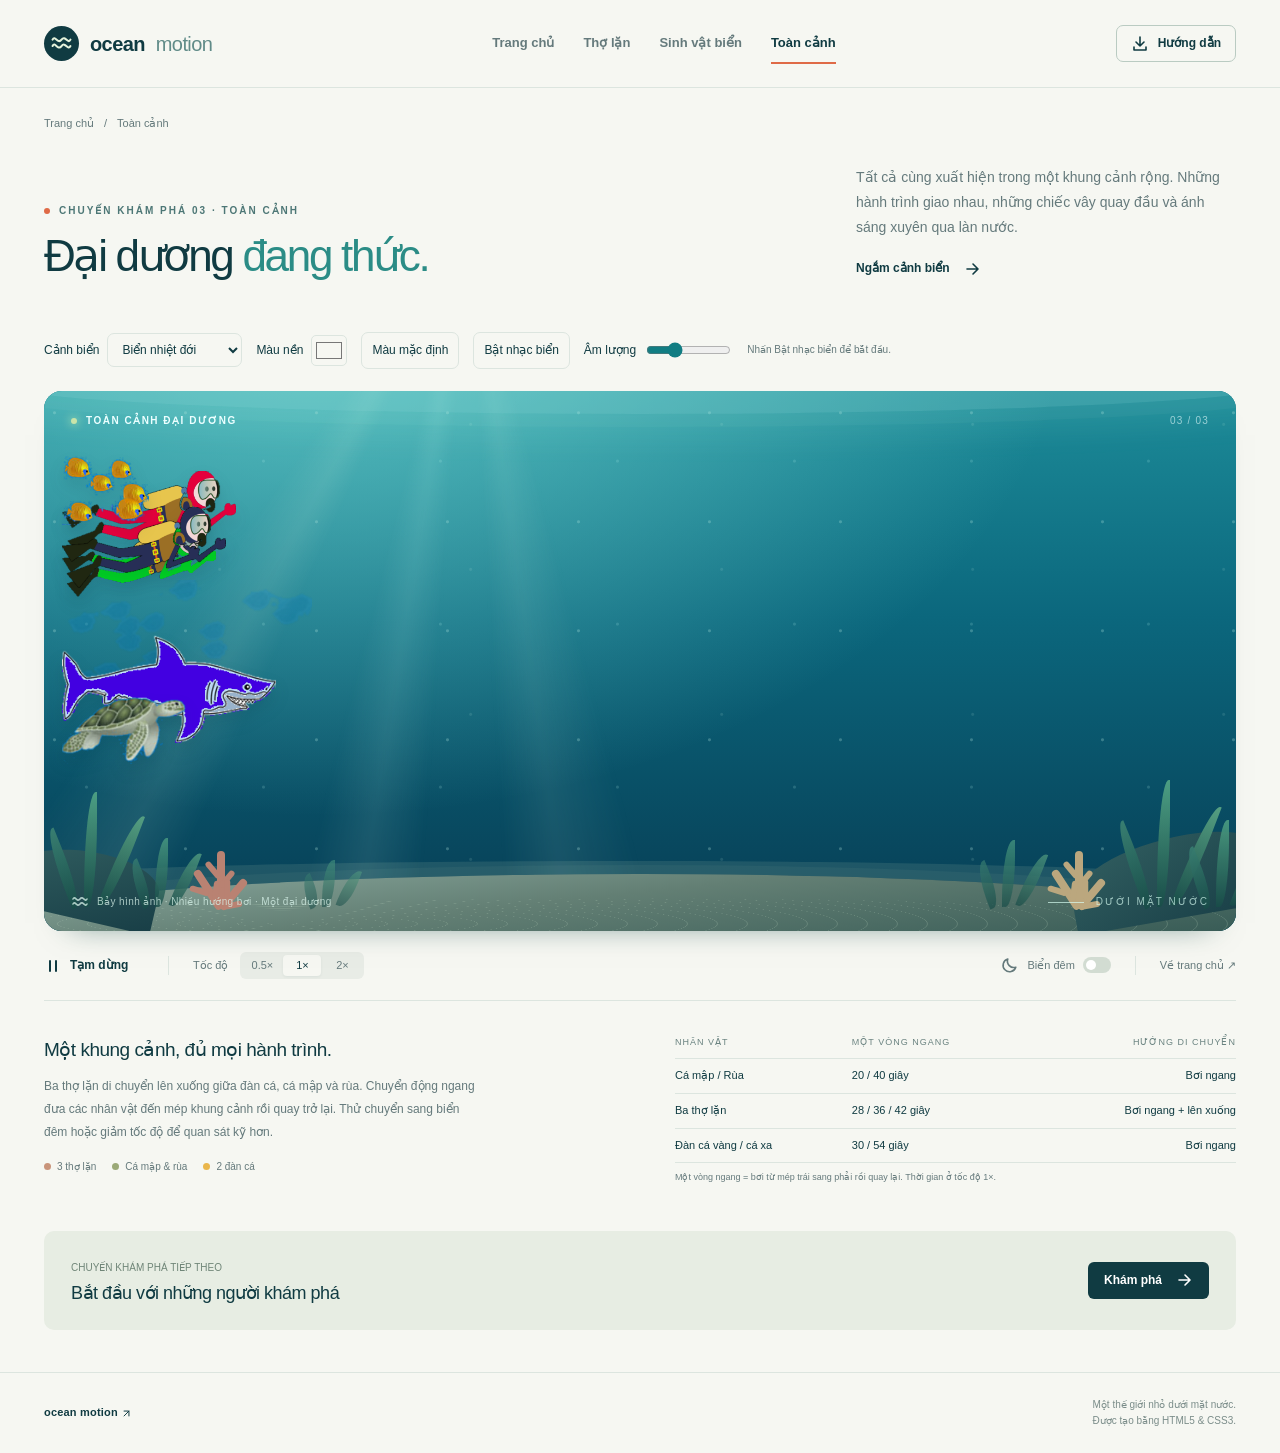
<file: ocean-motion/toan-canh.html>
<!DOCTYPE html>
<html lang="vi">
<head>
  <meta charset="UTF-8">
  <meta name="viewport" content="width=device-width, initial-scale=1.0">
  <meta name="description" content="Tất cả cùng xuất hiện trong một khung cảnh rộng. Những hành trình giao nhau, những chiếc vây quay đầu và ánh sáng xuyên qua làn nước.">
  <meta name="theme-color" content="#103b42">
  <title>Toàn cảnh đại dương | Ocean Motion</title>
  <link rel="icon" href="assets/favicon.svg?v=2" type="image/svg+xml">
  <link rel="stylesheet" href="style.css">
<link rel="stylesheet" href="ambience.css">
</head>
<body class="subpage">
  <a class="skip-link" href="#noi-dung">Đến nội dung chính</a>
    <header class="site-header"><div class="wrap header-inner">
      <a class="brand" href="index.html" aria-label="Ocean Motion — Trang chủ"><span class="brand-mark"><svg class="icon" viewBox="0 0 18 18" aria-hidden="true"><path d="M2 6c2-4 4 4 7 0s5 4 7 0M2 11c2-4 4 4 7 0s5 4 7 0"/></svg></span>ocean<b>motion</b></a>
      <nav class="nav" aria-label="Điều hướng chính"><a href="index.html">Trang chủ</a><a href="tho-lan.html">Thợ lặn</a><a href="sinh-vat-bien.html">Sinh vật biển</a><a href="toan-canh.html" aria-current="page">Toàn cảnh</a></nav>
      <a class="header-link" href="HUONG-DAN.md"><svg class="icon" viewBox="0 0 18 18" aria-hidden="true"><path d="M9 2v9m-4-4 4 4 4-4M3 12v3h12v-3"/></svg> Hướng dẫn</a>
    </div></header>
  <main id="noi-dung" class="wrap">
    <div class="breadcrumb"><a href="index.html">Trang chủ</a><span aria-hidden="true">/</span><span>Toàn cảnh</span></div>
    <section class="intro" aria-labelledby="page-title"><div><p class="eyebrow">Chuyến khám phá 03 · Toàn cảnh</p><h1 id="page-title">Đại dương <em>đang thức.</em></h1></div><div class="intro-copy"><p>Tất cả cùng xuất hiện trong một khung cảnh rộng. Những hành trình giao nhau, những chiếc vây quay đầu và ánh sáng xuyên qua làn nước.</p><a class="text-link" href="#canh-bien">Ngắm cảnh biển <svg class="icon" viewBox="0 0 18 18" aria-hidden="true"><path d="M4 9h10M10 4l5 5-5 5"/></svg></a></div></section>
    <section class="ambience" aria-label="Tùy chỉnh đại dương">
<label>Cảnh biển <select id="ocean-scene"><option value="tropical">Biển nhiệt đới</option><option value="pacific">Thái Bình Dương</option><option value="atlantic">Đại Tây Dương</option><option value="arctic">Bắc Băng Dương</option><option value="reef">Rạn san hô</option></select></label>
<label>Màu nền <input id="page-color" type="color" value="#f6f7f2"></label><button id="reset-color" type="button">Màu mặc định</button>
<button id="music-toggle" type="button" aria-pressed="false">Bật nhạc biển</button><label>Âm lượng <input id="music-volume" type="range" min="0" max="1" step="0.05" value="0.3"></label>
<span id="music-status" role="status">Nhạc không lời nhẹ nhàng · Sóng êm</span>
<audio id="sea-music" src="assets/sea-music.wav" autoplay loop preload="auto"></audio></section><div id="canh-bien"><section class="ocean-player" aria-label="Cảnh biển chuyển động">
      <!-- Các input điều khiển cảnh bằng bộ chọn :checked và dấu ~ trong CSS. -->
      <input class="control-input" type="checkbox" id="pause" aria-label="Tạm dừng chuyển động">
      <input class="control-input" type="radio" name="speed" id="slow" aria-label="Tốc độ 0,5 lần">
      <input class="control-input" type="radio" name="speed" id="normal" aria-label="Tốc độ 1 lần" checked>
      <input class="control-input" type="radio" name="speed" id="fast" aria-label="Tốc độ 2 lần">
      <input class="control-input" type="checkbox" id="night" aria-label="Bật cảnh biển ban đêm">
      <div class="stage stage--panorama">
        <div class="sea" aria-hidden="true"><div class="rays"></div><div class="water-surface"></div></div>
        <div class="night-wash" aria-hidden="true"></div>
        <div class="stage-top"><span class="stage-label"><i class="live-dot"></i>TOÀN CẢNH ĐẠI DƯƠNG</span><span class="scene-number">03 / 03</span></div>
        <div class="swim-area"><div class="lane faint-fish"><div class="traveller"><div class="float-body"><img class="sprite" src="assets/faintSchool.webp" alt="Đàn cá xanh ở phía xa" draggable="false"></div></div></div><div class="lane diver diver-red"><div class="traveller"><div class="float-body"><img class="sprite" src="assets/diver2.webp" alt="Thợ lặn mặc đồ đỏ" draggable="false"></div></div></div><div class="lane diver diver-green"><div class="traveller"><div class="float-body"><img class="sprite" src="assets/diver3.webp" alt="Thợ lặn mặc đồ xanh lá" draggable="false"></div></div></div><div class="lane diver diver-blue"><div class="traveller"><div class="float-body"><img class="sprite" src="assets/diver1.webp" alt="Thợ lặn mặc đồ xanh dương" draggable="false"></div></div></div><div class="lane shark"><div class="traveller"><div class="float-body"><img class="sprite" src="assets/shark.webp" alt="Cá mập" draggable="false"></div></div></div><div class="lane turtle"><div class="traveller"><div class="float-body"><img class="sprite" src="assets/turtle.webp" alt="Rùa biển" draggable="false"></div></div></div><div class="lane gold-fish"><div class="traveller"><div class="float-body"><img class="sprite" src="assets/goldFishSchool.webp" alt="Đàn cá vàng" draggable="false"></div></div></div></div>
        <div class="scenery" aria-hidden="true"><div class="sea-floor"></div><div class="sand-ripple"></div><div class="rock one"></div><div class="rock two"></div><div class="seaweed" style="--x:1%;--h:115px;--opacity:1"><i></i><i></i><i></i></div><div class="seaweed" style="--x:7%;--h:69px;--opacity:0.8"><i></i><i></i><i></i></div><div class="seaweed" style="--x:21%;--h:47px;--opacity:0.55"><i></i><i></i><i></i></div><div class="seaweed" style="--x:78%;--h:67px;--opacity:0.7"><i></i><i></i><i></i></div><div class="seaweed" style="--x:91%;--h:127px;--opacity:1"><i></i><i></i><i></i></div><div class="seaweed" style="--x:96%;--h:87px;--opacity:0.9"><i></i><i></i><i></i></div><div class="coral" style="--x:12%;--coral:#b98272"><i></i><i></i><i></i></div><div class="coral" style="--x:84%;--coral:#bba77e"><i></i><i></i><i></i></div><i class="bubble" style="--x:7%;--s:7px;--t:12s;--delay:-2s"></i><i class="bubble" style="--x:15%;--s:5px;--t:15s;--delay:-8s"></i><i class="bubble" style="--x:24%;--s:8px;--t:11s;--delay:-5s"></i><i class="bubble" style="--x:31%;--s:4px;--t:16s;--delay:-13s"></i><i class="bubble" style="--x:42%;--s:9px;--t:14s;--delay:-6s"></i><i class="bubble" style="--x:49%;--s:4px;--t:13s;--delay:-10s"></i><i class="bubble" style="--x:58%;--s:7px;--t:17s;--delay:-1s"></i><i class="bubble" style="--x:64%;--s:5px;--t:12s;--delay:-8s"></i><i class="bubble" style="--x:75%;--s:10px;--t:18s;--delay:-14s"></i><i class="bubble" style="--x:82%;--s:5px;--t:13s;--delay:-4s"></i><i class="bubble" style="--x:89%;--s:8px;--t:15s;--delay:-11s"></i><i class="bubble" style="--x:94%;--s:4px;--t:12s;--delay:-7s"></i></div>
        <div class="stage-bottom"><span class="scene-caption"><svg class="icon" viewBox="0 0 18 18" aria-hidden="true"><path d="M2 6c2-4 4 4 7 0s5 4 7 0M2 11c2-4 4 4 7 0s5 4 7 0"/></svg>Bảy hình ảnh · Nhiều hướng bơi · Một đại dương</span><span class="depth">DƯỚI MẶT NƯỚC</span></div>
      </div>
      <div class="player-toolbar">
        <div class="toolbar-left">
          <label class="control-label pause-control" for="pause"><span class="pause-icon"><svg class="icon" viewBox="0 0 18 18" aria-hidden="true"><path d="M6 4v10M12 4v10" stroke-width="2"/></svg></span><span class="play-icon"><svg class="icon" viewBox="0 0 18 18" aria-hidden="true"><path d="m6 3 8 6-8 6Z"/></svg></span><span class="pause-word">Tạm dừng</span><span class="resume-word">Tiếp tục</span></label>
          <span class="toolbar-divider" aria-hidden="true"></span>
          <div class="speed-controls"><span>Tốc độ</span><div class="speed-options" role="group" aria-label="Chọn tốc độ"><label for="slow">0.5×</label><label for="normal">1×</label><label for="fast">2×</label></div></div>
        </div>
        <div class="toolbar-right"><label class="control-label theme-control" for="night"><svg class="icon" viewBox="0 0 18 18" aria-hidden="true"><path d="M14.8 11.2A6.4 6.4 0 0 1 6.8 3a6.5 6.5 0 1 0 8 8.2Z"/></svg><span class="theme-word">Biển đêm</span><span class="switch" aria-hidden="true"></span></label><span class="toolbar-divider" aria-hidden="true"></span><a class="expand-link" href="index.html"><span>Về trang chủ ↗</span></a></div>
      </div>
      <p class="motion-notice"><svg class="icon" viewBox="0 0 18 18" aria-hidden="true"><circle cx="9" cy="9" r="6.5"/><path d="M9 8v4m0-6h.01"/></svg> Cảnh đang đứng yên theo cài đặt giảm chuyển động của thiết bị. Tắt “Giảm chuyển động” trong cài đặt thiết bị để xem hoạt ảnh.</p>
    </section></div>
    <section class="scene-information" aria-labelledby="info-title"><div><h2 class="info-heading" id="info-title">Một khung cảnh, đủ mọi hành trình.</h2><p class="info-copy">Ba thợ lặn di chuyển lên xuống giữa đàn cá, cá mập và rùa. Chuyển động ngang đưa các nhân vật đến mép khung cảnh rồi quay trở lại. Thử chuyển sang biển đêm hoặc giảm tốc độ để quan sát kỹ hơn.</p><div class="legend"><span><i style="--dot:#c9957b"></i>3 thợ lặn</span><span><i style="--dot:#9ba977"></i>Cá mập & rùa</span><span><i style="--dot:#eab64b"></i>2 đàn cá</span></div></div><div><table class="timings"><caption class="control-input">Thời gian chuyển động ở tốc độ 1 lần</caption><thead><tr><th>Nhân vật</th><th>Một vòng ngang</th><th>Hướng di chuyển</th></tr></thead><tbody><tr><td>Cá mập / Rùa</td><td>20 / 40 giây</td><td>Bơi ngang</td></tr><tr><td>Ba thợ lặn</td><td>28 / 36 / 42 giây</td><td>Bơi ngang + lên xuống</td></tr><tr><td>Đàn cá vàng / cá xa</td><td>30 / 54 giây</td><td>Bơi ngang</td></tr></tbody></table><p class="table-note">Một vòng ngang = bơi từ mép trái sang phải rồi quay lại. Thời gian ở tốc độ 1×.</p></div></section>
    <aside class="next-scene"><div><span>CHUYẾN KHÁM PHÁ TIẾP THEO</span><h2>Bắt đầu với những người khám phá</h2></div><a class="text-link" href="tho-lan.html">Khám phá <svg class="icon" viewBox="0 0 18 18" aria-hidden="true"><path d="M4 9h10M10 4l5 5-5 5"/></svg></a></aside>
  </main>
  <footer class="footer"><div class="wrap footer-inner"><a class="footer-brand" href="index.html">ocean motion <span aria-hidden="true"><svg class="icon" viewBox="0 0 18 18"><path d="M5 13 13 5M5 5h8v8"/></svg></span></a><span class="footer-note">Một thế giới nhỏ dưới mặt nước.<br>Được tạo bằng HTML5 &amp; CSS3.</span></div></footer>
<script src="ambience.js" defer></script>
</body>
</html>
</file>
<file: cv nhan/style.css>
/* 1. MÀU SẮC: thay các giá trị tại đây để đổi tông toàn bộ CV. */
:root {
  --navy: #111827;
  --sidebar: #1e1b4b;
  --primary: #4f46e5;
  --primary-dark: #312e81;
  --accent: #facc15;
  --cyan: #38bdf8;
  --text: #334155;
  --muted: #526176;
  --surface: #f8fafc;
  --line: #e2e8f0;
  --radius: 24px;
}

/* 2. THIẾT LẬP CHUNG */
* { box-sizing: border-box; margin: 0; padding: 0; }
body {
  min-height: 100vh;
  padding: 48px 20px;
  font-family: "Segoe UI", Arial, Helvetica, sans-serif;
  font-size: 15px;
  line-height: 1.7;
  color: var(--text);
  background: linear-gradient(135deg, #0f172a, #312e81, #193c58, #0f172a);
  background-size: 300% 300%;
  animation: nenChuyenDong 18s ease infinite;
}
img { display: block; max-width: 100%; }
h1, h2, h3, h4 { line-height: 1.3; }
p, li, h1, h2, h3, h4, strong { overflow-wrap: anywhere; }
::selection { background: var(--accent); color: var(--navy); }

/* 3. BỐ CỤC: đúng tỉ lệ 40% - 60% trên máy tính. */
.cv {
  width: min(100%, 1080px);
  margin: 0 auto;
  display: grid;
  grid-template-columns: 40% 60%;
  background: white;
  border-radius: var(--radius);
  overflow: hidden;
  box-shadow: 0 30px 80px #0005;
  animation: hienCV 0.85s ease backwards;
}
.left, .right { min-width: 0; }
.left {
  position: relative;
  isolation: isolate;
  overflow: hidden;
  padding: 44px 34px;
  color: white;
  background: radial-gradient(circle at top right, #ffffff12, transparent 35%),
    linear-gradient(160deg, var(--navy), var(--sidebar) 65%, var(--primary-dark));
}
.left::before, .left::after {
  content: "";
  position: absolute;
  z-index: -1;
  pointer-events: none;
  border: 1px solid #ffffff18;
  border-radius: 50%;
  animation: bongTroi 9s ease-in-out infinite alternate;
}
.left::before { width: 250px; height: 250px; top: -90px; right: -100px; }
.left::after { width: 180px; height: 180px; bottom: 40px; left: -100px; }
.right {
  padding: 48px 38px;
  background: radial-gradient(circle at top right, #e0e7ff99, transparent 34%), white;
}

/* 4. AVATAR: chỉ lớp viền xoay, ảnh luôn đứng yên. */
.avatar-wrap {
  width: 176px;
  height: 176px;
  margin: 0 auto 24px;
  padding: 6px;
  position: relative;
  isolation: isolate;
  overflow: hidden;
  border-radius: 50%;
  box-shadow: 0 10px 30px #0003;
}
.avatar-wrap::before {
  content: "";
  position: absolute;
  inset: 0;
  z-index: -1;
  background: conic-gradient(var(--accent), var(--cyan), #a78bfa, var(--accent));
  animation: xoayVien 8s linear infinite;
}
.avatar-wrap img {
  width: 100%;
  height: 100%;
  object-fit: cover;
  border: 5px solid var(--navy);
  border-radius: 50%;
  background: var(--navy);
}
.mini-name { text-align: center; margin-bottom: 32px; }
.mini-name h2 { font-size: 24px; letter-spacing: 1px; text-transform: uppercase; }
.mini-name p { margin-top: 8px; color: var(--accent); letter-spacing: 2px; }

/* 5. THÔNG TIN VÀ KỸ NĂNG BÊN TRÁI */
.section { margin-top: 30px; animation: diLen 0.7s ease backwards; }
.section h3 {
  margin-bottom: 15px;
  padding-bottom: 10px;
  font-size: 16px;
  letter-spacing: 1px;
  text-transform: uppercase;
  color: var(--accent);
  border-bottom: 1px solid #ffffff30;
}
.section p, .section li { color: #e2e8f0; }
.info-list { list-style: none; }
.info-list li {
  padding: 9px 12px;
  margin-bottom: 8px;
  border-radius: 10px;
  background: #ffffff09;
  transition: background-color 0.25s ease, transform 0.25s ease;
}
.skill { margin-bottom: 18px; }
.skill span { display: flex; justify-content: space-between; gap: 12px; margin-bottom: 8px; font-size: 14px; }
.skill b:last-child { color: #c4b5fd; }
.bar { height: 8px; border-radius: 20px; overflow: hidden; background: #ffffff24; }
.bar div {
  width: var(--w);
  height: 100%;
  border-radius: inherit;
  background: linear-gradient(90deg, var(--accent), var(--cyan));
  transform-origin: left;
  animation: dayThanh 1.5s 0.35s ease backwards;
}
/* Đổi --w và phần trăm tương ứng trong HTML khi chỉnh kỹ năng. */
.web-design { --w: 92%; }
.english { --w: 88%; }
.cpp { --w: 82%; }
.photoshop { --w: 72%; }
.hobby { display: flex; flex-wrap: wrap; gap: 9px; }
.hobby span {
  padding: 6px 12px;
  border: 1px solid #ffffff20;
  border-radius: 20px;
  background: #ffffff0c;
  font-size: 14px;
  transition: transform 0.25s ease, background-color 0.25s ease, color 0.25s ease;
}

/* 6. TÊN, CHỨNG CHỈ VÀ KINH NGHIỆM */
.header { margin-bottom: 34px; animation: diLen 0.7s ease backwards; }
.header h1 {
  position: relative;
  padding-bottom: 22px;
  color: var(--navy);
  font-size: clamp(32px, 4vw, 46px);
  font-weight: 800;
  letter-spacing: -1.2px;
  text-transform: uppercase;
}
.header h1::after {
  content: "";
  position: absolute;
  bottom: 0;
  left: 0;
  width: 100px;
  height: 5px;
  border-radius: 10px;
  background: linear-gradient(90deg, var(--primary), var(--accent));
  transform-origin: left;
  animation: gachTen 3s ease-in-out infinite alternate;
}
.header h2 { margin-top: 23px; font-size: 19px; color: var(--primary); }
.header p { margin-top: 14px; color: var(--muted); }
.main-section {
  margin-top: 28px;
  padding: 24px;
  border: 1px solid var(--line);
  border-left: 4px solid var(--primary);
  border-radius: 16px;
  background: var(--surface);
  animation: diLen 0.7s ease backwards;
  transition: transform 0.25s ease, box-shadow 0.25s ease;
}
.main-section h3 { display: flex; align-items: baseline; gap: 10px; margin-bottom: 22px; font-size: 22px; color: var(--navy); }
.main-section h3::before { content: "◆"; flex-shrink: 0; font-size: 13px; color: var(--primary); }
.certificate-list { display: grid; grid-template-columns: repeat(2, minmax(0, 1fr)); gap: 12px; }
.certificate {
  padding: 16px;
  background: white;
  border: 1px solid var(--line);
  border-radius: 12px;
  transition: transform 0.25s ease, border-color 0.25s ease, box-shadow 0.25s ease;
}
.certificate strong { display: block; color: var(--primary-dark); line-height: 1.45; }
.certificate p { margin-top: 8px; color: var(--muted); font-size: 14px; }
.item { position: relative; margin-bottom: 24px; padding-left: 22px; border-left: 2px solid #c7d2fe; }
.item:last-child { margin-bottom: 0; }
.item::before {
  content: "";
  position: absolute;
  left: -6px;
  top: 9px;
  width: 10px;
  height: 10px;
  border-radius: 50%;
  background: var(--primary);
  box-shadow: 0 0 0 4px #e0e7ff;
}
.time { display: inline-block; margin-bottom: 9px; padding: 3px 10px; border-radius: 7px; background: #e0e7ff; color: var(--primary-dark); font-size: 12px; font-weight: 700; }
.item h4 { margin-bottom: 8px; font-size: 17px; color: var(--primary-dark); }
.item p { color: var(--muted); }

/* 7. CHUYỂN ĐỘNG: backwards không giữ transform sau khi chạy,
   nhờ vậy hover vẫn hoạt động bình thường. */
@keyframes nenChuyenDong { 0%, 100% { background-position: 0% 50%; } 50% { background-position: 100% 50%; } }
@keyframes hienCV { from { opacity: 0; transform: translateY(25px); } to { opacity: 1; transform: none; } }
@keyframes diLen { from { opacity: 0; transform: translateY(18px); } to { opacity: 1; transform: none; } }
@keyframes bongTroi { to { transform: translateY(25px); } }
@keyframes xoayVien { to { transform: rotate(360deg); } }
@keyframes dayThanh { from { transform: scaleX(0); } to { transform: scaleX(1); } }
@keyframes gachTen { to { transform: scaleX(1.6); } }
.section:nth-of-type(2), .main-section:nth-of-type(1) { animation-delay: 0.1s; }
.section:nth-of-type(3), .main-section:nth-of-type(2) { animation-delay: 0.2s; }
.section:nth-of-type(4), .main-section:nth-of-type(3) { animation-delay: 0.3s; }
.section:nth-of-type(5) { animation-delay: 0.4s; }
@media (hover: hover) {
  .info-list li:hover { background: #ffffff15; transform: translateX(3px); }
  .hobby span:hover { background: var(--accent); color: var(--navy); transform: translateY(-3px); }
  .main-section:hover { transform: translateY(-3px); box-shadow: 0 12px 28px #312e8110; }
  .certificate:hover { transform: translateY(-4px); border-color: var(--primary); box-shadow: 0 8px 20px #312e8110; }
}

/* 8. MÀN HÌNH NHỎ: chuyển một cột để dễ đọc trên điện thoại. */
@media screen and (max-width: 900px) {
  .left, .right { padding: 32px 24px; }
  .main-section { padding: 20px; }
  .certificate-list { grid-template-columns: 1fr; }
}
@media screen and (max-width: 700px) {
  body { padding: 18px 12px; }
  .cv { grid-template-columns: 1fr; border-radius: 18px; }
  .left, .right { padding: 32px 22px; }
  .header h1 { font-size: 34px; }
  .main-section h3 { font-size: 20px; }
}

/* 9. TÔN TRỌNG CÀI ĐẶT GIẢM CHUYỂN ĐỘNG */
@media (prefers-reduced-motion: reduce) {
  *, *::before, *::after { animation: none !important; transition: none !important; }
}

/* 10. IN: Ctrl + P; không ép CV phải nằm trong một trang A4. */
@page { size: A4; margin: 12mm; }
@media print {
  *, *::before, *::after { animation: none !important; transition: none !important; box-shadow: none !important; }
  body { padding: 0; background: white; font-size: 10pt; }
  .cv { width: 100%; grid-template-columns: 40% 60%; border-radius: 0; overflow: visible; }
  .left, .right { padding: 18px; background: white; color: #111827; overflow: visible; }
  .left { border-right: 1px solid #cbd5e1; }
  .left::before, .left::after { display: none; }
  .section h3, .section p, .section li, .mini-name p, .skill b:last-child { color: #111827; }
  .section h3 { border-color: #cbd5e1; }
  .mini-name h2 { font-size: 17pt; }
  .header h1 { font-size: 25pt; }
  .header h2, .main-section h3 { font-size: 14pt; }
  .main-section { padding: 15px; }
  .certificate-list { grid-template-columns: 1fr; }
  .section, .certificate, .item, .header { break-inside: avoid; }
  h3, h4 { break-after: avoid; }
  .bar { border: 1px solid #64748b; }
  .bar div { background: #64748b; print-color-adjust: exact; }
  .main-section:hover, .certificate:hover, .info-list li:hover, .hobby span:hover { transform: none; }
}
</file>
<file: ocean-motion/style.css>
/* OCEAN MOTION — HTML5 & CSS3. Không dùng JavaScript hay thư viện. */
/* 01. Nền tảng và bố cục */
:root {
  --ink: #103b42;
  --muted: #657a7c;
  --paper: #f6f7f2;
  --line: #dce5df;
  --accent: #df6a47;
  --sea: #117d83;
  --radius: 18px;
  --font: Arial, Helvetica, sans-serif;
}

* {
  box-sizing: border-box;
}

html {
  scroll-behavior: smooth;
}

body {
  margin: 0;
  background: var(--paper);
  color: var(--ink);
  font-family: var(--font);
  line-height: 1.6;
}

a {
  color: inherit;
  text-decoration: none;
}

button,
input,
label,
a {
  -webkit-tap-highlight-color: transparent;
}

img {
  max-width: 100%;
}

a:focus-visible,
label:focus-visible,
summary:focus-visible {
  outline: 3px solid var(--accent);
  outline-offset: 5px;
}

::selection {
  background: #cbe8df;
  color: var(--ink);
}

.wrap {
  width: min(1240px, calc(100% - 88px));
  margin-inline: auto;
}

.skip-link {
  position: absolute;
  left: 20px;
  top: -80px;
  background: white;
  padding: 10px 18px;
  z-index: 20;
}

.skip-link:focus {
  top: 12px;
}

.site-header {
  height: 88px;
  border-bottom: 1px solid var(--line);
}

.header-inner {
  height: 100%;
  display: flex;
  align-items: center;
  justify-content: space-between;
  gap: 28px;
}

.brand {
  display: flex;
  align-items: center;
  gap: 11px;
  white-space: nowrap;
  font-size: 20px;
  font-weight: 750;
  letter-spacing: -0.6px;
}

.brand-mark {
  width: 35px;
  height: 35px;
  border-radius: 50%;
  background: var(--ink);
  color: #e6f3dc;
  display: grid;
  place-items: center;
}

.brand-mark svg {
  width: 23px;
  height: 23px;
}

.brand b {
  font-weight: 400;
  color: #608b88;
}

.nav {
  display: flex;
  align-items: center;
  gap: 29px;
  font-size: 13px;
  font-weight: 600;
}

.nav a {
  position: relative;
  padding-block: 11px;
  color: var(--muted);
}

.nav a:hover,
.nav a[aria-current="page"] {
  color: var(--ink);
}

.nav a[aria-current="page"]::after {
  content: "";
  position: absolute;
  bottom: 1px;
  left: 0;
  right: 0;
  height: 2px;
  background: var(--accent);
}

.header-link {
  display: flex;
  gap: 9px;
  align-items: center;
  font-size: 12px;
  font-weight: 700;
  border: 1px solid #bacbc2;
  border-radius: 7px;
  padding: 8px 14px;
}

.header-link:hover {
  background: #e7eee6;
}

.icon {
  width: 18px;
  height: 18px;
  display: inline-block;
  vertical-align: middle;
  fill: none;
  stroke: currentColor;
  stroke-width: 1.6;
  stroke-linecap: round;
  stroke-linejoin: round;
  flex-shrink: 0;
}

.intro {
  display: grid;
  grid-template-columns: 1.15fr 1fr;
  gap: 50px;
  align-items: end;
  padding: 49px 0 34px;
}

.eyebrow {
  display: flex;
  gap: 9px;
  align-items: center;
  text-transform: uppercase;
  letter-spacing: 2px;
  font-size: 10px;
  font-weight: 700;
  margin: 0 0 12px;
  color: #4d7776;
}

.eyebrow::before {
  content: "";
  width: 6px;
  height: 6px;
  border-radius: 50%;
  background: var(--accent);
}

h1,
h2,
h3,
p {
  margin-top: 0;
}

h1 {
  font-size: clamp(32px, 4.1vw, 55px);
  line-height: 1.15;
  letter-spacing: -2.3px;
  font-weight: 500;
  margin-bottom: 0;
}

h1 em {
  color: #2b8c86;
  font-style: normal;
}

.intro-copy {
  max-width: 370px;
  justify-self: end;
  padding-bottom: 2px;
}

.intro-copy p {
  font-size: 14px;
  line-height: 1.8;
  color: var(--muted);
  margin-bottom: 14px;
}

.text-link {
  display: inline-flex;
  align-items: center;
  gap: 13px;
  font-size: 12px;
  font-weight: 700;
}

.text-link:hover {
  color: var(--accent);
}

/* 02. Điều khiển CSS: input phải nằm trước .stage và .player-toolbar. */
.ocean-player {
  position: relative;
}

.control-input {
  position: absolute;
  width: 1px;
  height: 1px;
  padding: 0;
  margin: -1px;
  overflow: hidden;
  clip-path: inset(50%);
  white-space: nowrap;
  border: 0;
}

.stage {
  --pace: 1;
  position: relative;
  height: 428px;
  overflow: hidden;
  isolation: isolate;
  border-radius: var(--radius);
  background: #096676;
  color: #ecffff;
  box-shadow: 0 18px 30px -26px #023d3b99;
  transition: background 0.8s;
}

.stage-top {
  position: absolute;
  top: 22px;
  left: 27px;
  right: 27px;
  z-index: 8;
  display: flex;
  justify-content: space-between;
  gap: 12px;
  pointer-events: none;
}

.stage-label {
  font-size: 10px;
  letter-spacing: 1.5px;
  font-weight: 600;
  display: flex;
  align-items: center;
  gap: 9px;
}

.live-dot {
  height: 6px;
  width: 6px;
  background: #c9e4a9;
  border-radius: 50%;
  box-shadow: 0 0 10px #dcffb5;
}

.scene-number {
  font-size: 10px;
  letter-spacing: 1.2px;
  opacity: 0.6;
}

.stage-bottom {
  position: absolute;
  bottom: 20px;
  left: 27px;
  right: 27px;
  display: flex;
  justify-content: space-between;
  align-items: center;
  gap: 15px;
  z-index: 8;
  pointer-events: none;
}

.scene-caption {
  font-size: 10px;
  letter-spacing: 0.4px;
  color: #dbf5ecbd;
  display: flex;
  align-items: center;
  gap: 8px;
}

.depth {
  font-size: 10px;
  letter-spacing: 2px;
  color: #d9fff4ac;
}

.depth::before {
  content: "";
  display: inline-block;
  vertical-align: middle;
  width: 36px;
  height: 1px;
  background: currentColor;
  margin-right: 12px;
}

.player-toolbar {
  min-height: 70px;
  display: flex;
  align-items: center;
  justify-content: space-between;
  border-bottom: 1px solid var(--line);
  gap: 24px;
}

.toolbar-left,
.toolbar-right {
  display: flex;
  align-items: center;
  gap: 24px;
}

.control-label {
  display: flex;
  align-items: center;
  gap: 8px;
  font-size: 12px;
  cursor: pointer;
  user-select: none;
  padding-block: 9px;
}

.pause-control {
  min-width: 100px;
  font-weight: 600;
}

.resume-word,
.play-icon {
  display: none;
}

.toolbar-divider {
  height: 19px;
  width: 1px;
  background: var(--line);
}

.speed-controls {
  display: flex;
  align-items: center;
  gap: 12px;
  font-size: 11px;
  color: var(--muted);
}

.speed-options {
  display: flex;
  gap: 2px;
  border-radius: 6px;
  background: #e8ece6;
  padding: 3px;
}

.speed-options label {
  min-width: 38px;
  text-align: center;
  padding: 2px 7px;
  border-radius: 4px;
  color: var(--muted);
  cursor: pointer;
  font-size: 11px;
}

.theme-control {
  color: var(--muted);
  font-size: 11px;
}

.switch {
  position: relative;
  width: 28px;
  height: 16px;
  border-radius: 12px;
  background: #d2dcd2;
  transition: background 0.3s;
}

.switch::after {
  content: "";
  position: absolute;
  top: 3px;
  left: 3px;
  width: 10px;
  height: 10px;
  border-radius: 50%;
  background: #fff;
  transition: transform 0.3s;
}

.expand-link {
  display: inline-flex;
  align-items: center;
  gap: 7px;
  font-size: 11px;
  color: var(--muted);
}

.expand-link:hover {
  color: var(--ink);
}

#pause:checked ~ .stage *,
#pause:checked ~ .stage *::before,
#pause:checked ~ .stage *::after {
  animation-play-state: paused !important;
}

#pause:checked ~ .player-toolbar .pause-word,
#pause:checked ~ .player-toolbar .pause-icon {
  display: none;
}

#pause:checked ~ .player-toolbar .resume-word,
#pause:checked ~ .player-toolbar .play-icon {
  display: inline-block;
}

#slow:checked ~ .stage {
  --pace: 2;
}

#normal:checked ~ .stage {
  --pace: 1;
}

#fast:checked ~ .stage {
  --pace: 0.5;
}

#slow:checked ~ .player-toolbar label[for="slow"],
#normal:checked ~ .player-toolbar label[for="normal"],
#fast:checked ~ .player-toolbar label[for="fast"] {
  background: var(--paper);
  color: var(--ink);
  box-shadow: 0 1px 3px #103b4210;
}

#night:checked ~ .player-toolbar .switch {
  background: #307d80;
}

#night:checked ~ .player-toolbar .switch::after {
  transform: translateX(12px);
}

#pause:focus-visible ~ .player-toolbar label[for="pause"],
#slow:focus-visible ~ .player-toolbar label[for="slow"],
#normal:focus-visible ~ .player-toolbar label[for="normal"],
#fast:focus-visible ~ .player-toolbar label[for="fast"],
#night:focus-visible ~ .player-toolbar label[for="night"] {
  outline: 3px solid var(--accent);
  outline-offset: 5px;
}

/* 03. Vẽ biển bằng gradient, tia sáng, cát, san hô và rong biển. */
.sea {
  position: absolute;
  inset: 0;
  background:
    radial-gradient(ellipse at 23% -18%, #77dad5b8, transparent 58%),
    linear-gradient(180deg, #1d8c99 0%, #0b677d 42%, #073c53 100%);
  transition: filter 1s;
}

.sea::before {
  content: "";
  position: absolute;
  inset: 0;
  background:
    radial-gradient(circle at 8% 20%, #b6e9e08f 0 1px, transparent 2px),
    radial-gradient(circle at 24% 43%, #bcf8f055 0 1px, transparent 2px),
    radial-gradient(circle at 70% 23%, #c6efe03f 0 1px, transparent 2px);
  background-size:
    131px 109px,
    177px 163px,
    251px 145px;
  opacity: 0.5;
}

.rays {
  position: absolute;
  inset: -25% -10% 0;
  background: conic-gradient(
    from 165deg at 38% -5%,
    transparent 0deg,
    #d7ffeb14 7deg,
    transparent 12deg,
    transparent 19deg,
    #cafff218 24deg,
    transparent 29deg,
    transparent 39deg,
    #e3ffe318 44deg,
    transparent 51deg
  );
  transform-origin: 38% 0;
  animation: light-drift 16s ease-in-out infinite alternate;
  filter: blur(3px);
}

.water-surface {
  position: absolute;
  left: -5%;
  right: -5%;
  height: 65px;
  top: -42px;
  border-radius: 0 0 50% 50%;
  background: #a4e7dc3d;
  box-shadow:
    0 13px 0 #c1ffe80a,
    0 25px 30px #b6ffdd12;
  animation: surface 9s ease-in-out infinite alternate;
}

.night-wash {
  position: absolute;
  inset: 0;
  background: linear-gradient(180deg, #081d4dd9, #030c2699);
  opacity: 0;
  transition: opacity 1s;
  pointer-events: none;
  z-index: 2;
  mix-blend-mode: multiply;
}

#night:checked ~ .stage .night-wash {
  opacity: 1;
}

#night:checked ~ .stage .rays {
  opacity: 0.25;
}

#night:checked ~ .stage .bubble {
  box-shadow: 0 0 10px #96ecf266;
}

#night:checked ~ .stage {
  background: #102a4b;
}

.sea-floor {
  position: absolute;
  bottom: -53px;
  left: -4%;
  width: 108%;
  height: 110px;
  border-radius: 50% 50% 0 0/45% 50% 0 0;
  background: linear-gradient(174deg, #8caaa0 0%, #637f74 35%, #355954 80%);
  box-shadow:
    0 -12px 0 -3px #aac3a111,
    0 -45px 0 -32px #acc7aa24;
  z-index: 3;
}

.sand-ripple {
  position: absolute;
  bottom: 0;
  left: 0;
  right: 0;
  height: 72px;
  opacity: 0.18;
  background: repeating-radial-gradient(
    ellipse at 20% 90%,
    transparent 0 14px,
    #d4ecd0 15px,
    transparent 16px 30px
  );
  z-index: 4;
  clip-path: ellipse(63% 45% at 50% 100%);
}

.rock {
  position: absolute;
  bottom: 12px;
  width: 155px;
  height: 69px;
  background: linear-gradient(155deg, #325f61, #183e46);
  border-radius: 67% 42% 8% 8%;
  z-index: 4;
}

.rock.one {
  left: -40px;
  transform: rotate(13deg);
}

.rock.two {
  right: -36px;
  width: 202px;
  height: 81px;
  transform: rotate(-10deg);
}

.seaweed {
  position: absolute;
  bottom: 24px;
  left: var(--x);
  height: var(--h, 100px);
  width: 70px;
  z-index: 5;
  opacity: var(--opacity, 1);
}

.seaweed i {
  position: absolute;
  bottom: 0;
  left: 28px;
  width: 13px;
  height: 100%;
  background: linear-gradient(0deg, #194d49, #4c9e83);
  border-radius: 90% 0 75% 0;
  transform-origin: bottom;
  animation: seaweed 4s ease-in-out infinite alternate;
}

.seaweed i:nth-child(2) {
  height: 72%;
  left: 16px;
  rotate: -22deg;
  animation-delay: -1.5s;
  background: linear-gradient(0deg, #194d49, #387e71);
}

.seaweed i:nth-child(3) {
  height: 86%;
  left: 41px;
  rotate: 21deg;
  animation-delay: -2.6s;
  background: linear-gradient(0deg, #194d49, #559f82);
}

.coral {
  position: absolute;
  bottom: 22px;
  left: var(--x);
  height: 58px;
  width: 70px;
  z-index: 5;
  color: var(--coral, #ce8876);
}

.coral i {
  position: absolute;
  bottom: 0;
  left: 30px;
  width: 8px;
  height: 100%;
  background: currentColor;
  border-radius: 7px;
  transform-origin: bottom;
}

.coral i:nth-child(2) {
  height: 80%;
  rotate: -33deg;
}

.coral i:nth-child(3) {
  height: 66%;
  rotate: 40deg;
}

.coral i::before,
.coral i::after {
  content: "";
  position: absolute;
  height: 20px;
  width: 6px;
  top: 9px;
  left: -7px;
  background: currentColor;
  rotate: -40deg;
  border-radius: 8px;
}

.coral i::after {
  left: 7px;
  top: 18px;
  rotate: 40deg;
}

.bubble {
  position: absolute;
  bottom: 40px;
  left: var(--x);
  width: var(--s, 8px);
  height: var(--s, 8px);
  border-radius: 50%;
  border: 1px solid #e5fff657;
  background: #d8fff305;
  z-index: 4;
  animation: bubble-rise calc(var(--t, 12s) * var(--pace)) linear infinite;
  animation-delay: var(--delay, 0s);
  opacity: 0;
}

.bubble::after {
  content: "";
  position: absolute;
  top: 2px;
  left: 2px;
  width: 2px;
  height: 2px;
  border-radius: 50%;
  background: #dcffff70;
}

/* 04. Mỗi nhân vật có thời lượng riêng; một chu kỳ gồm cả đi và về.
   .traveller di chuyển; .sprite quay đầu đúng tại hai mép.
   Vùng bơi luôn nằm bên trong cảnh, kể cả trên màn hình nhỏ. */
.swim-area {
  position: absolute;
  inset: 65px 18px 78px;
  z-index: 3;
}

.lane {
  position: absolute;
  left: 0;
  right: 0;
  top: var(--y, 10%);
  height: var(--size);
  --duration: 30s;
  --delay: 0s;
  --size: 150px;
  pointer-events: none;
}

.traveller {
  position: absolute;
  left: 0;
  width: var(--size);
  animation: swim-horizontal calc(var(--duration) * var(--pace)) linear infinite;
  animation-delay: calc(var(--delay) * var(--pace));
  will-change: left;
}

.sprite {
  display: block;
  width: 100%;
  height: auto;
  animation: turn-around calc(var(--duration) * var(--pace)) steps(1, end)
    infinite;
  animation-delay: calc(var(--delay) * var(--pace));
  filter: drop-shadow(0 9px 8px #022c3a22);
}

.float-body {
  animation: gentle-float calc(var(--bob, 6s) * var(--pace)) ease-in-out
    infinite alternate;
  animation-delay: var(--delay);
}

.diver .float-body {
  animation-name: diver-depth;
  --bob: 8s;
}

.diver-red {
  --size: clamp(94px, 14vw, 174px);
  --y: 4%;
  --duration: 28s;
  --delay: -3s;
  --depth: 70px;
}

.diver-green {
  --size: clamp(88px, 12vw, 156px);
  --y: 18%;
  --duration: 42s;
  --delay: -15s;
  --depth: 95px;
}

.diver-blue {
  --size: clamp(90px, 13vw, 164px);
  --y: 14%;
  --duration: 36s;
  --delay: -19s;
  --depth: 56px;
}

.diver-green .float-body {
  --bob: 11s;
}

.diver-blue .float-body {
  --bob: 9s;
}

.shark {
  --size: clamp(120px, 18vw, 214px);
  --y: 40%;
  --duration: 15s;
  --delay: -14s;
}

.turtle {
  --size: clamp(88px, 10vw, 125px);
  --y: 66%;
  --duration: 40s;
  --delay: -4s;
}

.gold-fish {
  --size: clamp(67px, 7vw, 87px);
  --y: 0%;
  --duration: 25s;
  --delay: -11s;
}

.faint-fish {
  --size: clamp(125px, 20vw, 250px);
  --y: 34%;
  --duration: 54s;
  --delay: -7s;
  opacity: 0.3;
  z-index: -1;
}

.faint-fish .sprite {
  filter: none;
}

@keyframes swim-horizontal {
  0%,
  100% {
    left: 0;
  }
  50% {
    left: calc(100% - var(--size));
  }
}

@keyframes turn-around {
  0% {
    transform: scaleX(1);
  }
  50% {
    transform: scaleX(-1);
  }
  100% {
    transform: scaleX(1);
  }
}

@keyframes diver-depth {
  from {
    transform: translateY(0);
  }
  to {
    transform: translateY(var(--depth, 70px));
  }
}

@keyframes gentle-float {
  from {
    transform: translateY(-7px);
  }
  to {
    transform: translateY(9px);
  }
}

@keyframes seaweed {
  from {
    transform: skewX(-7deg);
  }
  to {
    transform: skewX(9deg);
  }
}

@keyframes surface {
  from {
    transform: translateX(-2%) scaleY(1);
  }
  to {
    transform: translateX(2%) scaleY(1.2);
  }
}

@keyframes light-drift {
  from {
    transform: rotate(-3deg);
    opacity: 0.7;
  }
  to {
    transform: rotate(4deg);
    opacity: 1;
  }
}

@keyframes bubble-rise {
  0% {
    transform: translate(0, 0);
    opacity: 0;
  }
  15% {
    opacity: 0.65;
  }
  80% {
    opacity: 0.35;
  }
  100% {
    transform: translate(25px, -430px);
    opacity: 0;
  }
}

/* 05. Liên kết đến các trang con */
.explore {
  padding-top: 44px;
  padding-bottom: 48px;
}

.section-heading {
  display: flex;
  align-items: center;
  justify-content: space-between;
  gap: 20px;
  margin-bottom: 22px;
}

.section-heading h2 {
  font-size: 22px;
  letter-spacing: -0.65px;
  font-weight: 500;
  margin: 0;
}

.section-heading > span {
  font-size: 11px;
  color: var(--muted);
}

.scene-cards {
  display: grid;
  grid-template-columns: repeat(3, 1fr);
  gap: 20px;
}

.scene-card {
  display: block;
  border: 1px solid #dce3da;
  border-radius: 12px;
  overflow: hidden;
  background: #fafbf6;
  transition:
    transform 0.25s,
    box-shadow 0.25s;
}

.scene-card:hover {
  transform: translateY(-5px);
  box-shadow: 0 14px 30px #163e3c0d;
}

.card-art {
  height: 145px;
  position: relative;
  overflow: hidden;
  background: #d8e6df;
}

.card-art::before {
  content: "";
  position: absolute;
  width: 300px;
  height: 300px;
  border: 1px solid #fff5;
  border-radius: 50%;
  left: 25%;
  top: 20px;
  box-shadow:
    0 0 0 35px #ffffff0d,
    0 0 0 70px #ffffff08;
}

.card-art img {
  position: absolute;
  object-fit: contain;
  filter: drop-shadow(0 8px 5px #163e3c12);
  transition: transform 0.4s;
}

.scene-card:hover .card-art img {
  transform: translateX(10px);
}

.card-art.divers-art {
  background: #d7e9df;
}

.divers-art img:first-child {
  width: 150px;
  left: 14%;
  top: 24px;
  rotate: -14deg;
}

.divers-art img:nth-child(2) {
  width: 102px;
  left: 62%;
  top: 74px;
  opacity: 0.75;
}

.animals-art {
  background: #ddece8;
}

.animals-art img:first-child {
  width: 154px;
  left: 13%;
  top: 8px;
}

.animals-art img:nth-child(2) {
  width: 99px;
  left: 67%;
  top: 70px;
}

.panorama-art {
  background: linear-gradient(150deg, #348e96, #144d62);
}

.panorama-art img:first-child {
  width: 100px;
  left: 13%;
  top: 29px;
}

.panorama-art img:nth-child(2) {
  width: 122px;
  left: 53%;
  top: 36px;
}

.panorama-art img:nth-child(3) {
  width: 58px;
  right: 8%;
  top: 14px;
}

.card-tag {
  position: absolute;
  left: 15px;
  bottom: 12px;
  border-radius: 4px;
  padding: 2px 7px;
  background: #ffffffc7;
  color: #4c6e69;
  font-size: 9px;
  letter-spacing: 0.4px;
}

.panorama-art .card-tag {
  background: #f4f8eddd;
}

.card-body {
  padding: 19px 19px 18px;
}

.card-title {
  display: flex;
  align-items: center;
  gap: 8px;
  justify-content: space-between;
}

.card-title h3 {
  font-size: 16px;
  font-weight: 600;
  margin-bottom: 4px;
  letter-spacing: -0.3px;
}

.card-title > span {
  display: grid;
  place-items: center;
  border: 1px solid #cfded5;
  border-radius: 50%;
  width: 27px;
  height: 27px;
  font-size: 15px;
  flex-shrink: 0;
  transition: background 0.2s;
}

.scene-card:hover .card-title > span {
  background: var(--ink);
  color: white;
}

.card-body p {
  font-size: 11px;
  color: var(--muted);
  margin-bottom: 0;
}

.closing-line {
  display: flex;
  justify-content: space-between;
  align-items: center;
  gap: 25px;
  padding: 25px 0 31px;
  border-top: 1px solid var(--line);
}

.closing-line p {
  font-size: 12px;
  color: var(--muted);
  margin: 0;
}

.closing-line strong {
  font-weight: 500;
  color: var(--ink);
}

.footer {
  border-top: 1px solid var(--line);
}

.footer-inner {
  display: flex;
  align-items: center;
  justify-content: space-between;
  gap: 20px;
  padding-block: 24px;
}

.footer-brand {
  font-size: 11px;
  font-weight: 700;
  letter-spacing: 0.2px;
}

.footer-note {
  font-size: 10px;
  color: #7b8d8a;
}

.footer a:hover {
  color: var(--accent);
}

/* 06. Các trang con và bảng thông tin */
.subpage .intro {
  padding-top: 32px;
  gap: 25px;
}

.breadcrumb {
  margin-top: 27px;
  display: flex;
  gap: 10px;
  color: var(--muted);
  font-size: 11px;
}

.breadcrumb a:hover {
  color: var(--accent);
}

.subpage h1 {
  font-size: 44px;
}

.subpage .intro-copy {
  max-width: 380px;
}

.subpage .stage {
  height: 465px;
}

.stage--divers .diver-red {
  --y: 5%;
  --depth: 130px;
  --size: clamp(110px, 17vw, 210px);
}

.stage--divers .diver-green {
  --y: 12%;
  --depth: 100px;
  --size: clamp(100px, 16vw, 196px);
}

.stage--divers .diver-blue {
  --y: 1%;
  --depth: 160px;
  --size: clamp(104px, 16vw, 200px);
}

.stage--animals .shark {
  --size: clamp(145px, 21vw, 260px);
  --y: 19%;
}

.stage--animals .turtle {
  --size: clamp(100px, 15vw, 174px);
  --y: 57%;
}

.stage--animals .gold-fish {
  --size: clamp(80px, 10vw, 119px);
  --y: 3%;
}

.stage--panorama {
  height: 540px !important;
}

.stage--panorama .swim-area {
  bottom: 110px;
}

.scene-information {
  display: grid;
  grid-template-columns: 1fr 1fr;
  gap: 70px;
  padding-block: 34px 46px;
}

.info-heading {
  font-size: 19px;
  font-weight: 500;
  letter-spacing: -0.5px;
  margin-bottom: 10px;
}

.info-copy {
  font-size: 12px;
  line-height: 1.9;
  color: var(--muted);
  max-width: 440px;
  margin-bottom: 15px;
}

.legend {
  display: flex;
  flex-wrap: wrap;
  gap: 9px 16px;
  font-size: 10px;
  color: var(--muted);
}

.legend span {
  display: flex;
  align-items: center;
  gap: 6px;
}

.legend i {
  width: 7px;
  height: 7px;
  border-radius: 50%;
  background: var(--dot);
}

.timings {
  border-collapse: collapse;
  width: 100%;
  font-size: 11px;
  text-align: left;
}

.timings th {
  font-size: 9px;
  text-transform: uppercase;
  letter-spacing: 1px;
  color: #6a8380;
  font-weight: 500;
  padding: 0 0 9px;
  border-bottom: 1px solid var(--line);
}

.timings td {
  padding: 8px 0;
  border-bottom: 1px solid var(--line);
}

.timings td:last-child,
.timings th:last-child {
  text-align: right;
}

.timings th:nth-child(2),
.timings td:nth-child(2) {
  padding-inline: 15px;
}

.table-note {
  font-size: 9px;
  color: var(--muted);
  margin: 7px 0 0;
}

.next-scene {
  display: flex;
  align-items: center;
  gap: 20px;
  justify-content: space-between;
  background: #e7ede3;
  border-radius: 10px;
  padding: 22px 27px;
  margin-bottom: 42px;
}

.next-scene span {
  font-size: 10px;
  color: #708678;
}

.next-scene h2 {
  font-size: 18px;
  font-weight: 500;
  margin: 1px 0 0;
  letter-spacing: -0.5px;
}

.next-scene .text-link {
  background: var(--ink);
  color: white;
  padding: 9px 16px;
  border-radius: 6px;
}

.next-scene .text-link:hover {
  background: #235d5f;
}

.motion-notice {
  display: none;
  font-size: 11px;
  margin: 10px 0;
  color: var(--muted);
}

/* 07. Responsive và trợ năng */
@media (min-width: 1550px) {
  .stage {
    height: 480px;
  }
}

@media (max-width: 1000px) {
  .wrap {
    width: calc(100% - 48px);
  }
  .nav {
    gap: 19px;
  }
  .header-link {
    display: none;
  }
  .intro {
    gap: 32px;
  }
  .intro-copy {
    max-width: 325px;
  }
  h1 {
    font-size: 45px;
  }
  .stage {
    height: 410px;
  }
  .scene-cards {
    gap: 14px;
  }
  .scene-information {
    gap: 35px;
  }
  .divers-art img:first-child {
    left: 6%;
  }
  .divers-art img:nth-child(2) {
    left: 61%;
    width: 82px;
  }
  .animals-art img:first-child {
    left: 6%;
  }
  .animals-art img:nth-child(2) {
    width: 80px;
    left: 67%;
  }
}

@media (max-width: 700px) {
  .wrap {
    width: calc(100% - 32px);
  }
  .site-header {
    height: auto;
  }
  .header-inner {
    display: block;
    padding-top: 17px;
  }
  .brand {
    font-size: 19px;
    gap: 9px;
  }
  .brand-mark {
    width: 31px;
    height: 31px;
  }
  .nav {
    width: 100%;
    justify-content: space-between;
    gap: 10px;
    margin-top: 14px;
    font-size: 11px;
  }
  .nav a {
    padding: 8px 0 13px;
  }
  .nav a[aria-current="page"]::after {
    bottom: 0;
  }
  .intro {
    display: block;
    padding: 31px 0 25px;
  }
  .eyebrow {
    font-size: 8px;
    letter-spacing: 1.8px;
    margin-bottom: 12px;
  }
  h1 {
    font-size: 40px;
    letter-spacing: -1.8px;
    line-height: 1.18;
  }
  .intro-copy {
    margin-top: 19px;
    max-width: 400px;
  }
  .intro-copy p {
    font-size: 12px;
    line-height: 1.8;
    margin-bottom: 11px;
  }
  .text-link {
    font-size: 11px;
  }
  .stage {
    height: 395px;
    border-radius: 13px;
  }
  .stage-top {
    left: 17px;
    right: 17px;
    top: 17px;
  }
  .stage-label {
    font-size: 8px;
    letter-spacing: 1px;
  }
  .scene-number {
    font-size: 8px;
  }
  .stage-bottom {
    left: 17px;
    right: 17px;
    bottom: 17px;
  }
  .scene-caption {
    font-size: 8px;
    max-width: 220px;
  }
  .depth {
    font-size: 8px;
    letter-spacing: 1px;
  }
  .depth::before {
    display: none;
  }
  .swim-area {
    inset: 65px 9px 85px;
  }
  .diver-red {
    --y: 0%;
    --depth: 34px;
  }
  .diver-green {
    --y: 29%;
    --depth: 35px;
  }
  .diver-blue {
    --y: 56%;
    --depth: 30px;
  }
  .shark {
    --y: 45%;
  }
  .turtle {
    --y: 83%;
  }
  .gold-fish {
    --y: 5%;
  }
  .faint-fish {
    --y: 15%;
    --size: 155px;
  }
  .player-toolbar {
    gap: 12px;
    flex-wrap: wrap;
    justify-content: space-between;
    padding: 14px 0;
  }
  .toolbar-left {
    gap: 15px;
  }
  .toolbar-right {
    gap: 17px;
  }
  .toolbar-divider {
    display: none;
  }
  .speed-controls > span {
    display: none;
  }
  .control-label {
    font-size: 11px;
  }
  .pause-control {
    min-width: 89px;
  }
  .speed-controls {
    gap: 8px;
  }
  .speed-options label {
    min-width: 30px;
    padding: 3px 6px;
    font-size: 10px;
  }
  .theme-control {
    font-size: 10px;
  }
  .expand-link {
    font-size: 10px;
  }
  .theme-word {
    display: none;
  }
  .explore {
    padding-top: 30px;
    padding-bottom: 29px;
  }
  .section-heading {
    align-items: start;
    margin-bottom: 17px;
  }
  .section-heading h2 {
    font-size: 20px;
  }
  .section-heading > span {
    font-size: 9px;
    margin-top: 6px;
  }
  .scene-cards {
    grid-template-columns: 1fr;
    gap: 13px;
  }
  .scene-card {
    display: grid;
    grid-template-columns: 34% 1fr;
    min-height: 125px;
  }
  .card-art {
    height: 100%;
    min-height: 125px;
  }
  .divers-art img:first-child {
    width: 110px;
    max-width: 90%;
    left: 5%;
    top: 24px;
  }
  .divers-art img:nth-child(2) {
    width: 66px;
    left: 45%;
    top: 72px;
  }
  .animals-art img:first-child {
    width: 109px;
    left: 2%;
    top: 7px;
  }
  .animals-art img:nth-child(2) {
    width: 60px;
    left: 51%;
    top: 76px;
  }
  .panorama-art img:first-child {
    width: 65px;
    left: 4%;
    top: 17px;
  }
  .panorama-art img:nth-child(2) {
    width: 90px;
    left: 26%;
    top: 49px;
  }
  .panorama-art img:nth-child(3) {
    width: 36px;
    right: 2%;
    top: 8px;
  }
  .card-tag {
    left: 8px;
    bottom: 8px;
    font-size: 7px;
  }
  .card-body {
    padding: 16px;
    align-self: center;
  }
  .card-title h3 {
    font-size: 15px;
  }
  .card-body p {
    font-size: 10px;
    max-width: 190px;
  }
  .card-title > span {
    width: 23px;
    height: 23px;
    font-size: 12px;
  }
  .closing-line {
    align-items: start;
    padding-block: 20px;
    gap: 14px;
  }
  .closing-line p {
    font-size: 10px;
    max-width: 215px;
  }
  .closing-line .text-link {
    font-size: 10px;
    white-space: nowrap;
  }
  .footer-inner {
    padding-block: 20px;
    align-items: start;
  }
  .footer-note {
    font-size: 8px;
    max-width: 155px;
    text-align: right;
  }
  .footer-brand {
    font-size: 10px;
  }
  .breadcrumb {
    margin-top: 20px;
    font-size: 10px;
  }
  .subpage .intro {
    padding-top: 22px;
  }
  .subpage h1 {
    font-size: 35px;
    letter-spacing: -1.6px;
  }
  .subpage .stage {
    height: 450px;
  }
  .stage--divers .diver-red {
    --y: 0%;
    --depth: 90px;
    --size: 120px;
  }
  .stage--divers .diver-green {
    --y: 33%;
    --depth: 80px;
    --size: 108px;
  }
  .stage--divers .diver-blue {
    --y: 7%;
    --depth: 150px;
    --size: 114px;
  }
  .stage--animals .shark {
    --size: 155px;
    --y: 25%;
  }
  .stage--animals .turtle {
    --size: 105px;
    --y: 69%;
  }
  .stage--animals .gold-fish {
    --size: 75px;
    --y: 3%;
  }
  .stage--panorama {
    height: 520px !important;
  }
  .stage--panorama .swim-area {
    bottom: 120px;
  }
  .scene-information {
    grid-template-columns: 1fr;
    gap: 23px;
    padding-block: 28px 32px;
  }
  .info-heading {
    font-size: 18px;
  }
  .info-copy {
    font-size: 11px;
  }
  .next-scene {
    padding: 18px;
    margin-bottom: 29px;
    gap: 15px;
  }
  .next-scene h2 {
    font-size: 16px;
  }
  .next-scene .text-link {
    font-size: 10px;
    padding: 8px 12px;
  }
  .next-scene .icon {
    width: 14px;
  }
}

@media (max-width: 370px) {
  .wrap {
    width: calc(100% - 24px);
  }
  h1 {
    font-size: 36px;
  }
  .nav {
    font-size: 10px;
  }
  .toolbar-left {
    gap: 8px;
  }
  .toolbar-right {
    gap: 9px;
  }
  .expand-link span {
    display: none;
  }
  .scene-caption {
    max-width: 183px;
  }
  .speed-options label {
    min-width: 27px;
  }
  .card-body {
    padding: 12px;
  }
}

/* Khi hệ điều hành yêu cầu giảm chuyển động, cảnh đứng yên; các nhân vật vẫn phân bố rõ. */
@media (prefers-reduced-motion: reduce) {
  html {
    scroll-behavior: auto;
  }
  *,
  *::before,
  *::after {
    animation: none !important;
    transition: none !important;
  }
  .motion-notice {
    display: block;
  }
  .diver-red .traveller {
    left: 8%;
  }
  .diver-green .traveller {
    left: calc(68% - var(--size) / 2);
  }
  .diver-blue .traveller {
    left: calc(100% - var(--size));
  }
  .shark .traveller {
    left: calc(58% - var(--size) / 2);
  }
  .turtle .traveller {
    left: 12%;
  }
  .gold-fish .traveller {
    left: calc(48% - var(--size) / 2);
  }
  .faint-fish .traveller {
    left: 30%;
  }
  .pause-control,
  .speed-controls {
    opacity: 0.45;
    pointer-events: none;
  }
}

.card-title > span .icon {
  width: 13px;
  height: 13px;
}

.footer-brand .icon {
  width: 11px;
  height: 11px;
}
</file>
<file: ocean-motion/ambience.css>
.ambience{display:flex;flex-wrap:wrap;align-items:center;gap:14px;padding:16px 0 22px;font-size:12px}.ambience label{display:flex;align-items:center;gap:8px}.ambience select,.ambience button{font:inherit;color:var(--ink);border:1px solid var(--line);background:var(--paper);padding:8px 10px;border-radius:7px}.ambience button{cursor:pointer}.ambience input[type=color]{width:36px;height:31px;padding:2px;border:1px solid var(--line);border-radius:5px;background:transparent}.ambience input[type=range]{width:85px;accent-color:var(--sea)}#music-status{font-size:10px;color:var(--muted)}
body[data-ocean=pacific] .sea{background:radial-gradient(ellipse at 20% 0%,#4bb4d2aa,transparent 65%),linear-gradient(#177f9b,#123654)}
body[data-ocean=atlantic] .sea{background:radial-gradient(ellipse at 65% 0%,#9ab6cd88,transparent 65%),linear-gradient(#537d9c,#10263e)}
body[data-ocean=atlantic] .rays{opacity:.3}body[data-ocean=atlantic] .rock{height:110px;background:linear-gradient(#52616b,#253845)}
body[data-ocean=arctic] .sea{background:linear-gradient(#98d8e5,#368ba9 48%,#164960)}body[data-ocean=arctic] .water-surface{height:95px;background:#e5fbffbb;box-shadow:0 22px 0 #f1ffff33}body[data-ocean=arctic] .rock{background:linear-gradient(145deg,#f1ffff,#90c6d8);height:130px;clip-path:polygon(0 100%,10% 45%,40% 3%,65% 28%,80% 10%,100% 100%);border-radius:0}body[data-ocean=arctic] .coral{opacity:.15}body[data-ocean=arctic] .seaweed{opacity:.25}body[data-ocean=arctic] .sea-floor{background:linear-gradient(#b9d5d9,#568498)}
body[data-ocean=reef] .sea{background:radial-gradient(ellipse at 60% 0%,#a2edc688,transparent 60%),linear-gradient(#37ada7,#086e76,#123d57)}body[data-ocean=reef] .coral{color:#f28ca3!important;transform:scale(1.5);transform-origin:bottom}body[data-ocean=reef] .seaweed{filter:saturate(1.5)}body[data-ocean=reef] .sea-floor{background:linear-gradient(#c7c7a2,#658d79)}
@media(max-width:700px){.ambience{gap:10px;font-size:11px}.ambience label:first-child{width:100%}#music-status{width:100%}}
</file>
